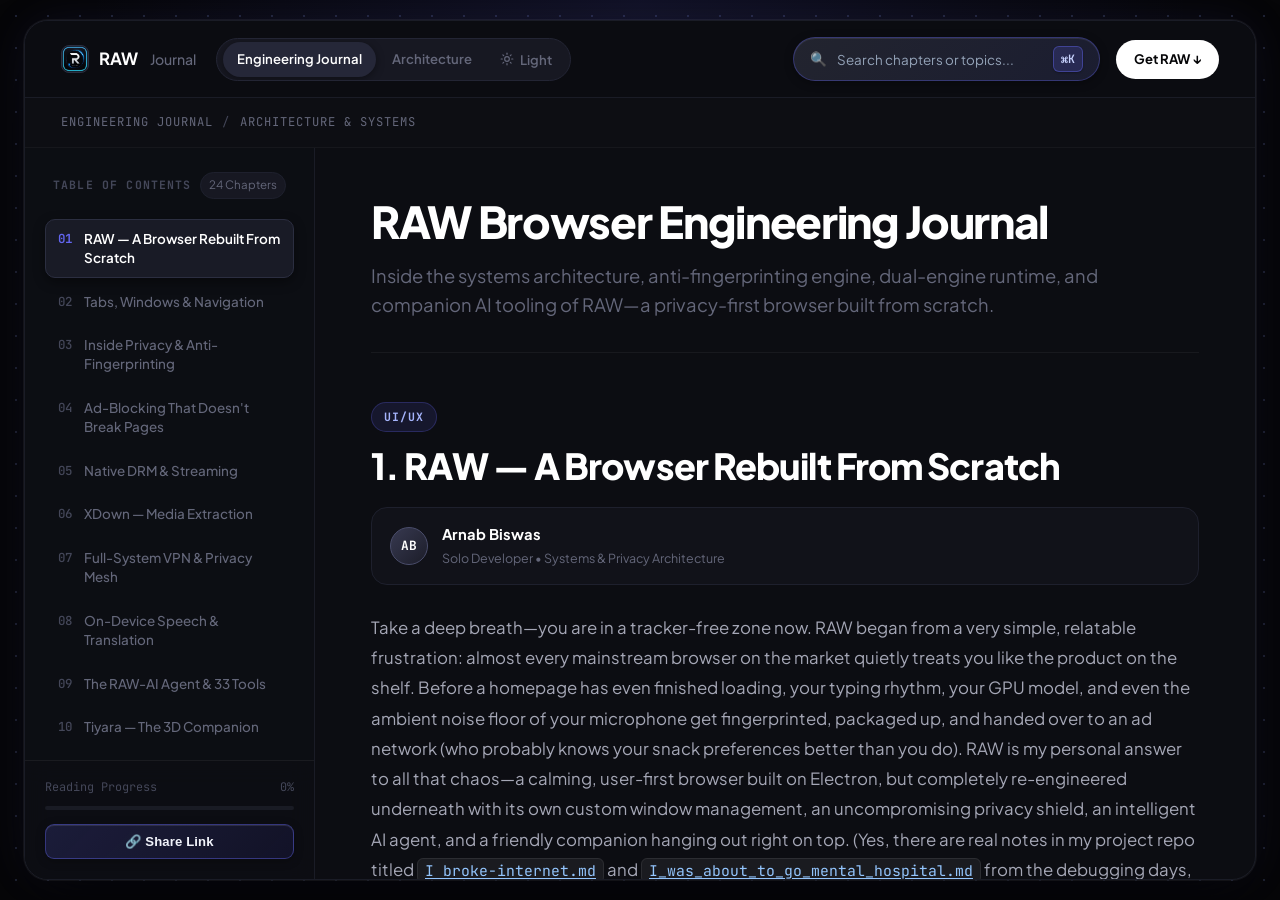
<file: index.html>
<!DOCTYPE html>
<html lang="en">

<head>
    <meta charset="UTF-8">
    <meta name="viewport" content="width=device-width, initial-scale=1.0">

    <title>RAW Browser Engineering Journal | Privacy, AI & Development</title>
    <meta name="description"
        content="Technical articles on building RAW, a privacy-first browser with anti-fingerprinting, ad blocking, AI agents, VPN tools, secure local features, and Electron architecture.">
    <meta name="robots" content="index, follow, max-image-preview:large">
    <meta name="author" content="Arnab Biswas">
    <meta name="theme-color" content="#09090b">

    <link rel="canonical" href="https://blogs.raw.covelly.com/">
    <link rel="sitemap" type="application/xml" title="Sitemap" href="/sitemap.xml">
    <link rel="icon" type="image/png" href="assets/RAW.png">
    <link rel="stylesheet" href="raw-blogs-css.css">

    <!-- Social sharing previews -->
    <meta property="og:type" content="website">
    <meta property="og:site_name" content="RAW Engineering Journal">
    <meta property="og:title" content="RAW Browser Engineering Journal | Privacy, AI & Development">
    <meta property="og:description"
        content="Technical articles on RAW browser privacy, AI tools, and custom browser architecture.">
    <meta property="og:url" content="https://blogs.raw.covelly.com/">
    <meta property="og:image" content="https://blogs.raw.covelly.com/assets/RAW.png">
    <meta property="og:image:alt" content="RAW Browser logo">

    <meta name="twitter:card" content="summary_large_image">
    <meta name="twitter:title" content="RAW Browser Engineering Journal">
    <meta name="twitter:description"
        content="Technical articles on RAW browser privacy, AI tools, and custom browser architecture.">
    <meta name="twitter:image" content="https://blogs.raw.covelly.com/assets/RAW.png">

    <!-- Search-engine structured data -->
    <script type="application/ld+json">
    {
        "@context": "https://schema.org",
        "@type": "Blog",
        "name": "RAW Engineering Journal",
        "url": "https://blogs.raw.covelly.com/",
        "description": "Technical articles about RAW browser engineering, privacy systems, AI tools, and browser architecture.",
        "inLanguage": "en",
        "author": {
            "@type": "Person",
            "name": "Arnab Biswas"
        },
        "publisher": {
            "@type": "Organization",
            "name": "RAW",
            "url": "https://blogs.raw.covelly.com/"
        }
    }
    </script>

    <!-- Clean visible URL: /index.html → / -->
    <script>
        try {
            if (
                window.location.protocol.startsWith("http") &&
                window.location.pathname.endsWith("/index.html")
            ) {
                const cleanPath = window.location.pathname.replace(/\/index\.html$/, "/") || "/";
                window.history.replaceState(
                    null,
                    "",
                    cleanPath + window.location.search + window.location.hash
                );
            }
        } catch (error) {
            // URL cleanup must never interfere with page rendering.
        }
    </script>

    <!-- Google Analytics (GA4) -->
    <script async src="https://www.googletagmanager.com/gtag/js?id=G-QJZ552B525"></script>
    <script>
        window.dataLayer = window.dataLayer || [];

        function gtag() {
            dataLayer.push(arguments);
        }

        gtag("js", new Date());
        gtag("config", "G-QJZ552B525");
    </script>
</head>

<body>
    <div class="app-viewport-frame">
        <!-- Top Navigation Bar -->
        <nav class="app-navbar">
            <div class="nav-left">
                <div class="nav-brand-group">
                    <span class="brand-badge"><img src="assets/RAW.png" alt="RAW"></span>
                    <span class="brand-title">RAW</span>
                    <span class="brand-sub">Journal</span>
                </div>
                <div class="nav-pill-switcher">
                    <a href="#" class="active">Engineering Journal</a>
                    <a href="svgmap/RAW_MVP_Full_Map_Viewer.html">Architecture</a>
                    <button class="nav-theme-btn" id="theme-toggle-btn" type="button" aria-label="Light Mode"
                        title="Light Mode">
                        <!-- Sun SVG -->
                        <svg class="theme-svg sun-svg" viewBox="0 0 24 24" width="14" height="14" fill="none"
                            stroke="currentColor" stroke-width="2" stroke-linecap="round" stroke-linejoin="round">
                            <circle cx="12" cy="12" r="4"></circle>
                            <path d="M12 2v2"></path>
                            <path d="M12 20v2"></path>
                            <path d="m4.93 4.93 1.41 1.41"></path>
                            <path d="m17.66 17.66 1.41 1.41"></path>
                            <path d="M2 12h2"></path>
                            <path d="M20 12h2"></path>
                            <path d="m6.34 17.66-1.41 1.41"></path>
                            <path d="m19.07 4.93-1.41 1.41"></path>
                        </svg>
                        <span class="theme-btn-label">Light</span>
                    </button>
                </div>
            </div>
            <div class="nav-right">
                <div class="search-wrapper">
                    <div class="search-field-pill">
                        <span class="search-icon">🔍</span>
                        <input type="text" id="entry-search-input" placeholder="Search chapters or topics..."
                            autocomplete="off" spellcheck="false">
                        <button id="search-clear-btn" class="search-clear-btn" style="display:none;"
                            title="Clear search" type="button">✕</button>
                        <span class="kbd-shortcut">⌘K</span>
                    </div>
                    <div id="search-results-dropdown" class="search-results-dropdown" style="display: none;"></div>
                </div>
                <a href="get-app.html" class="btn-cta-get">Get RAW &darr;</a>
            </div>
        </nav>

        <!-- Sub-header metadata bar -->
        <div class="sub-nav-bar">
            <div class="breadcrumb-label">
                <span>ENGINEERING JOURNAL</span>
                <span class="divider">/</span>
                <span>ARCHITECTURE & SYSTEMS</span>
            </div>
        </div>

        <!-- Main Content Area -->
        <div class="app-content-body">
            <!-- Left Sticky Table of Contents -->
            <aside class="sidebar-toc" id="toc">
                <div class="toc-top-section">
                    <div class="toc-header-row">
                        <span class="toc-eyebrow">TABLE OF CONTENTS</span>
                        <span class="toc-chapter-badge" id="toc-count-badge">24 Chapters</span>
                    </div>
                    <ol class="toc-items-list" id="toc-list">
                        <li><a href="#entry-ui-overview"><span class="toc-num">01</span> <span>RAW — A Browser Rebuilt
                                    From Scratch</span></a></li>
                        <li><a href="#entry-tabs-navigation"><span class="toc-num">02</span> <span>Tabs, Windows &
                                    Navigation</span></a></li>
                        <li><a href="#entry-privacy-engine"><span class="toc-num">03</span> <span>Inside Privacy &
                                    Anti-Fingerprinting</span></a></li>
                        <li><a href="#entry-ad-blocking"><span class="toc-num">04</span> <span>Ad-Blocking That Doesn't
                                    Break Pages</span></a></li>
                        <li><a href="#entry-native-drm"><span class="toc-num">05</span> <span>Native DRM &
                                    Streaming</span></a></li>
                        <li><a href="#entry-xdown"><span class="toc-num">06</span> <span>XDown — Media
                                    Extraction</span></a></li>
                        <li><a href="#entry-vpn"><span class="toc-num">07</span> <span>Full-System VPN & Privacy
                                    Mesh</span></a></li>
                        <li><a href="#entry-speech-translation"><span class="toc-num">08</span> <span>On-Device Speech &
                                    Translation</span></a></li>
                        <li><a href="#entry-ai-agent"><span class="toc-num">09</span> <span>The RAW-AI Agent & 33
                                    Tools</span></a></li>
                        <li><a href="#entry-tiyara"><span class="toc-num">10</span> <span>Tiyara — The 3D
                                    Companion</span></a></li>
                        <li><a href="#entry-live-voice"><span class="toc-num">11</span> <span>Gemini Live Voice
                                    Mode</span></a></li>
                        <li><a href="#entry-pwa-packaging"><span class="toc-num">12</span> <span>Turning Any Site Into a
                                    Native App</span></a></li>
                        <li><a href="#entry-chat"><span class="toc-num">13</span> <span>Chat — Conversational
                                    AI</span></a></li>
                        <li><a href="#entry-localdrive"><span class="toc-num">14</span> <span>LocalDrive — Local File
                                    Sharing</span></a></li>
                        <li><a href="#entry-vpnextender"><span class="toc-num">15</span> <span>VPNExtender — Mobile
                                    Tethering</span></a></li>
                        <li><a href="#entry-vrmposeeditor"><span class="toc-num">16</span> <span>VRMPoseEditor — Posing
                                    Tiyara</span></a></li>
                        <li><a href="#entry-ctf"><span class="toc-num">17</span> <span>CTF Security Dashboard</span></a>
                        </li>
                        <li><a href="#entry-ailogs"><span class="toc-num">18</span> <span>AILogs Inspector</span></a>
                        </li>
                        <li><a href="#entry-aifiles"><span class="toc-num">19</span> <span>AIFiles Manager</span></a>
                        </li>
                        <li><a href="#entry-morsecode"><span class="toc-num">20</span> <span>MorseCode</span></a></li>
                        <li><a href="#entry-crashlogs"><span class="toc-num">21</span> <span>CrashLogs
                                    Diagnostics</span></a></li>
                        <li><a href="#entry-engine-swap"><span class="toc-num">22</span> <span>Live Hot Engine Swap
                                    (Blink ⇄ WebKit)</span></a></li>
                        <li><a href="#entry-lock-domain"><span class="toc-num">23</span> <span>Lock Domain &amp; Tab
                                    Containment</span></a></li>
                        <li><a href="#entry-mcp"><span class="toc-num">24</span> <span>Model Context Protocol (MCP)</span></a></li>
                    </ol>
                </div>

                <div class="sidebar-footer">
                    <div class="reading-progress-wrap">
                        <div class="progress-labels">
                            <span>Reading Progress</span>
                            <span id="progress-pct">0%</span>
                        </div>
                        <div class="progress-track">
                            <div class="progress-fill" id="progress-fill"></div>
                        </div>
                    </div>
                    <div class="sidebar-actions">
                        <button class="btn-sidebar-tool" id="btn-copy-link" title="Copy shareable link">🔗 Share
                            Link</button>
                    </div>
                </div>
            </aside>

            <!-- Long-scroll article: every post lives here as its own entry, one after another -->
            <main class="article-stage" id="entries">

                <div id="no-search-results" class="no-search-results" style="display: none;">
                    <div class="empty-icon">🔍</div>
                    <h3>No matching chapters found</h3>
                    <p>No content matches your query. Try searching for topics like "vpn", "tiyara", "privacy", "drm",
                        or "tools".</p>
                    <button id="btn-clear-empty" class="btn-sidebar-tool"
                        style="max-width: 160px; margin-top: 16px;">Clear Search</button>
                </div>

                <header class="hero">
                    <h1>RAW Browser Engineering Journal</h1>
                    <p>Inside the systems architecture, anti-fingerprinting engine, dual-engine runtime, and companion
                        AI tooling of RAW—a privacy-first browser built from scratch.</p>
                </header>

                <article class="entry" id="entry-ui-overview" data-filter="ui-ux">
                    <header class="entry-header">
                        <span class="blog-tag">UI/UX</span>
                        <h2>1. RAW — A Browser Rebuilt From Scratch</h2>
                        <div class="author-meta-row">
                            <div class="author-left">
                                <div class="author-avatar-chip">AB</div>
                                <div class="author-info-text">
                                    <div class="author-name">Arnab Biswas</div>
                                    <div class="author-role">Solo Developer • Systems & Privacy Architecture</div>
                                </div>
                            </div>

                        </div>
                    </header>

                    <div class="entry-body">
                        <p>Take a deep breath—you are in a tracker-free zone now. RAW began from a very simple,
                            relatable
                            frustration: almost every mainstream browser on the market quietly treats you like the
                            product
                            on the shelf. Before a homepage has even finished loading, your typing rhythm, your GPU
                            model, and even the ambient noise floor of your microphone get fingerprinted, packaged up,
                            and
                            handed over to an ad network (who probably knows your snack preferences better than you
                            do). RAW is my personal answer to all that chaos—a calming, user-first browser built on
                            Electron, but completely re-engineered underneath with its own custom window management, an
                            uncompromising privacy shield, an intelligent AI agent, and a friendly companion hanging out
                            right on top. (Yes, there are real notes in my project repo titled
                            <code><a href="assets/i-broke-internet.html" target="_blank" rel="noopener noreferrer">I broke-internet.md</a></code>
                            and
                            <code><a href="assets/i-was-about-to-go-mental-hospital.html" target="_blank" rel="noopener noreferrer">I_was_about_to_go_mental_hospital.md</a></code>
                            from the
                            debugging days, so I suffered so you don't have to.)
                        </p>


                        <p>When you first open it, RAW feels like coming home to a browser you already know and
                            love—your
                            tabs sit neatly up top, right alongside a clean address bar and the classic back, forward,
                            and
                            reload trio. The real magic reveals itself the moment you start playing around with it:
                            you can effortlessly tear tabs off into brand-new windows, drag and reorder them with
                            buttery-smooth animations, mute noisy tabs individually, duplicate them in a heartbeat, and
                            even
                            bring back twenty accidentally closed tabs in the exact order you lost them. Every
                            single detail—URL, title, favicon, loading state, and whether a tab is currently blasting
                            music—is tracked per-tab in real time, meaning the UI never has to play a guessing game
                            about
                            what is happening beneath the surface.</p>
                        <p>Floating gently above your workspace is <strong>Tiyara</strong>, a 3D avatar companion who
                            lives
                            in her own transparent, always-on-top window and keeps you company while you browse.
                            She lip-syncs to voice responses, dances along to whatever music you're playing, and
                            gestures
                            expressively while the AI agent is busy working on a task. Far from being a sticker
                            slapped on top for show, she is wired directly into the exact same tool-calling pipeline
                            that
                            the AI agent uses to pilot the browser itself.</p>
                        <p>Grab a snack and scroll at your own pace: the rest of this page walks through every single
                            system
                            that makes RAW tick—from the navigation layer, anti-fingerprinting engine, and page-friendly
                            ad
                            blocker to native DRM streaming, the built-in media downloader, the full-system VPN,
                            on-device
                            speech and translation, the 33-tool AI agent, Tiyara herself, and the handy utility suite
                            tucked
                            underneath. Every section includes its own screen recording so you can kick back and
                            watch it all work in action, rather than just taking my word for it.</p>
                    </div>
                </article>

                <hr class="entry-divider">

                <article class="entry" id="entry-tabs-navigation" data-filter="tech-deep-dive">
                    <header class="entry-header">
                        <span class="blog-tag">Tech Deep-Dive</span>
                        <h2>2. Tabs, Windows & Navigation</h2>
                        <div class="author-meta-row">
                            <div class="author-left">
                                <div class="author-avatar-chip">AB</div>
                                <div class="author-info-text">
                                    <div class="author-name">Arnab Biswas</div>
                                    <div class="author-role">Solo Developer • Systems & Privacy Architecture</div>
                                </div>
                            </div>

                        </div>
                    </header>

                    <div class="entry-body">
                        <p>Tab management sounds like the most relaxing weekend project in the world—right up until you
                            actually try building it from scratch. While Chrome has had well over a decade to
                            polish its tabs, RAW's tab architecture had to be crafted from the ground up on top of
                            Electron's <code>WebContentsView</code>, and it needed to go beyond standard expectations
                            with
                            full cross-window tab migration, per-tab audio isolation, and a closed-tab memory stack that
                            actually respects chronology.</p>
                        <ul>
                            <li><strong>Mindful state tracking</strong> — Creating, closing, and hopping between tabs is
                                orchestrated by a dedicated window manager that quietly watches every tab's URL, title,
                                favicon, load progress, back/forward history, and whether it is currently making a
                                racket.</li>
                            <li><strong>Forgiving tab recovery</strong> — Accidentally closing a tab during a late-night
                                research spiral isn't a tragedy here; the last 20 closed tabs are safely held on a
                                per-window stack so hitting "reopen closed tab" brings them back in the exact order they
                                left.</li>
                            <li><strong>Seamless window hopping</strong> — You can pluck a tab right out of one window
                                and
                                drop it cozily into another, which under the hood means detaching and re-adopting a live
                                <code>WebContentsView</code> mid-session without causing a single hiccup in whatever
                                video
                                is playing inside it.
                            </li>
                            <li><strong>Popup peace of mind</strong> — Annoying popups don't get to litter your screen
                                with
                                chaotic new windows; a smart window-open handler catches them at the door and tucks them
                                neatly into contained tabs instead.</li>
                            <li><strong>Secure internal routing & domain locks</strong> — Beyond everyday web surfing,
                                RAW
                                uses a custom internal <code>app://</code> protocol to serve its own UI pages (like
                                settings, tools, and history) in complete isolation from the open web, paired with an
                                enterprise-grade domain lock that can strictly limit browsing to approved origins
                                whenever
                                you need guardrails.</li>
                        </ul>
                        <p>Even printing and saving PDFs got the same loving attention to detail: a live print preview
                            modal
                            renders your page on the spot, crafts a crisp, lossless PDF using Chromium's native engine,
                            or
                            sends it straight to a physical printer without ever making you leave your cosy browser
                            window.</p>
                    </div>

                    <div class="entry-media">
                        <iframe src="https://www.youtube.com/embed/Di9xyprpaOA" title="Tabs, Windows & Navigation — RAW"
                            frameborder="0"
                            allow="accelerometer; autoplay; clipboard-write; encrypted-media; gyroscope; picture-in-picture; web-share"
                            referrerpolicy="strict-origin-when-cross-origin" allowfullscreen loading="lazy"></iframe>
                    </div>
                </article>

                <hr class="entry-divider">

                <article class="entry" id="entry-privacy-engine" data-filter="tech-deep-dive">
                    <header class="entry-header">
                        <span class="blog-tag">Tech Deep-Dive</span>
                        <h2>3. Inside the Privacy & Anti-Fingerprinting Engine</h2>
                        <div class="author-meta-row">
                            <div class="author-left">
                                <div class="author-avatar-chip">AB</div>
                                <div class="author-info-text">
                                    <div class="author-name">Arnab Biswas</div>
                                    <div class="author-role">Solo Developer • Systems & Privacy Architecture</div>
                                </div>
                            </div>

                        </div>
                    </header>

                    <div class="entry-body">
                        <p>If RAW has a protective older sibling energy, this engine is where it lives. Most
                            "private" browsers block third-party cookies, pat themselves on the back, and call it a
                            day—even
                            though cookies are the least clever way trackers follow you around anymore. The
                            sneakiest tracking happens by inspecting your actual hardware: how your specific GPU draws a
                            hidden canvas, the microscopic quirks of your audio stack, and how many CPU threads your
                            machine
                            brags about having. RAW steps right in front of all of that so you can browse in
                            peace.</p>
                        <ul>
                            <li><strong>Fail-closed partitioning</strong> — RAW flatly refuses to let any traffic wander
                                through Electron's default session partition, routing everything instead through two
                                strictly isolated, purpose-built partitions so accidental default-session leaks are
                                impossible.</li>
                            <li><strong>Canvas noise injection</strong> — Every time a script calls
                                <code>getImageData()</code>, RAW stirs in a tiny, invisible pinch of mathematical noise
                                so
                                your canvas fingerprint looks different every session while keeping the visual page
                                looking
                                completely normal to your eyes.
                            </li>
                            <li><strong>WebGL disguise kit</strong> — Your GPU vendor strings, renderer names, and
                                shader
                                parameters are dynamically masked, preventing nosy scripts from recognizing your
                                computer by
                                its graphics card.</li>
                            <li><strong>Audio fingerprint masking</strong> — Output from <code>AudioContext</code>
                                receives
                                the same imperceptible mathematical seasoning, shutting the door on acoustic device
                                profiling without changing how your music sounds.</li>
                            <li><strong>Hardware concurrency spoofing</strong> — I made RAW politely fib about
                                <code>navigator.hardwareConcurrency</code> so trackers can't use your CPU thread count
                                to
                                pick you out of a crowd.
                            </li>
                            <li><strong>Session-seeded consistency</strong> — All of this protective noise is generated
                                from
                                a seed that stays steady for your current session (so web apps don't get confused and
                                break
                                mid-click) but refreshes between sessions so nobody can link today's visit to
                                tomorrow's.</li>
                        </ul>
                        <p>To make sure no sneaky script slips through a side door, RAW automatically attaches the
                            Chrome
                            DevTools Protocol debugger to every single tab, subframe, and background worker—meaning even
                            nested iframes that think nobody is watching get the exact same privacy rules applied.
                            Plus, there is a completely separate sandbox partition set aside just for security testing,
                            ensuring your experimental tinkering never touches your personal browsing life.</p>
                    </div>

                    <div class="entry-media">
                        <iframe src="https://www.youtube.com/embed/Zh0h1P63fsk"
                            title="Inside the Privacy & Anti-Fingerprinting Engine — RAW" frameborder="0"
                            allow="accelerometer; autoplay; clipboard-write; encrypted-media; gyroscope; picture-in-picture; web-share"
                            referrerpolicy="strict-origin-when-cross-origin" allowfullscreen loading="lazy"></iframe>
                    </div>
                </article>

                <hr class="entry-divider">

                <article class="entry" id="entry-ad-blocking" data-filter="tech-deep-dive">
                    <header class="entry-header">
                        <span class="blog-tag">Tech Deep-Dive</span>
                        <h2>4. Ad-Blocking That Doesn't Break Pages</h2>
                        <div class="author-meta-row">
                            <div class="author-left">
                                <div class="author-avatar-chip">AB</div>
                                <div class="author-info-text">
                                    <div class="author-name">Arnab Biswas</div>
                                    <div class="author-role">Solo Developer • Systems & Privacy Architecture</div>
                                </div>
                            </div>

                        </div>
                    </header>

                    <div class="entry-body">
                        <p>Modern ad blocking is basically a never-ending game of cat and mouse: the moment blockers get
                            good, websites start setting up "honeypot" traps just to catch you and throw up a giant
                            guilt-trip banner asking you to turn your blocker off. RAW's ad-blocking layer was
                            designed to outsmart the traps quietly so you can just read your article in peace.</p>
                        <ul>
                            <li><strong>Heavy-duty multi-list filtering</strong> — A high-speed filtering engine comes
                                pre-loaded with EasyList, EasyPrivacy, and uBlock-style filter lists working together,
                                so if
                                one list misses an annoying banner, another catches it.</li>
                            <li><strong>Instant per-domain whitelisting</strong> — When you want to support a creator or
                                site you genuinely trust, you can exempt their domain with a click and have it sync
                                instantly across every rendering surface with zero awkward delay.</li>
                            <li><strong>Polite stealth probe evasion</strong> — Instead of slamming the door in the face
                                of
                                known anti-adblock honeypot domains (which tips off the website), RAW intercepts them
                                and
                                hands back a harmless, invisible transparent pixel via its internal protocol—leaving the
                                trap completely satisfied while your page stays unbroken and ad-free.</li>
                            <li><strong>FadBlock for video sanity</strong> — For those stubborn YouTube ads that try to
                                sneak past traditional filters, FadBlock steps in to fast-forward the ad playback and
                                click
                                the skip button the millisecond it materializes, saving you from hearing about another
                                productivity app you'll never download.</li>
                        </ul>
                    </div>

                    <div class="entry-media">
                        <iframe src="https://www.youtube.com/embed/n6nAGrrGY3I"
                            title="Ad-Blocking That Doesn't Break Pages — RAW" frameborder="0"
                            allow="accelerometer; autoplay; clipboard-write; encrypted-media; gyroscope; picture-in-picture; web-share"
                            referrerpolicy="strict-origin-when-cross-origin" allowfullscreen loading="lazy"></iframe>
                    </div>
                </article>

                <hr class="entry-divider">

                <article class="entry" id="entry-native-drm" data-filter="tech-deep-dive">
                    <header class="entry-header">
                        <span class="blog-tag">Tech Deep-Dive</span>
                        <h2>5. Native DRM & Streaming Acceleration</h2>
                        <div class="author-meta-row">
                            <div class="author-left">
                                <div class="author-avatar-chip">AB</div>
                                <div class="author-info-text">
                                    <div class="author-name">Arnab Biswas</div>
                                    <div class="author-role">Solo Developer • Systems & Privacy Architecture</div>
                                </div>
                            </div>

                        </div>
                    </header>

                    <div class="entry-body">
                        <p>Here is a dirty little secret of indie browser development: out-of-the-box Electron Chromium
                            builds don't have the licensing handshakes to speak Widevine or FairPlay like mainstream
                            browsers do. Usually, that means the moment you try to unwind with Netflix, Spotify,
                            Hulu, or Prime Video, the site either refuses to play altogether or passive-aggressively
                            serves
                            you a blurry potato-quality stream from 2006.</p>
                        <p>RAW fixes this headache with a bit of clever engineering magic: the moment it detects a
                            protected
                            streaming service, a lightweight native addon seamlessly mounts a real macOS WebKit view
                            right
                            on top of the Electron window for that specific tab. Because that layer is running
                            genuine Safari-grade DRM under the hood, you get full hardware-accelerated Widevine and
                            FairPlay
                            decryption effortlessly. Even better, session cookies sync both ways between Electron's
                            store and the native cookie store, and the overlay follows every window resize, move, and
                            tab
                            switch so smoothly that you'll never even notice a second rendering engine stepped in to
                            save
                            your movie night.</p>
                    </div>

                    <div class="entry-media">
                        <iframe src="https://www.youtube.com/embed/pUKlYzauf4A"
                            title="Native DRM & Streaming Acceleration — RAW" frameborder="0"
                            allow="accelerometer; autoplay; clipboard-write; encrypted-media; gyroscope; picture-in-picture; web-share"
                            referrerpolicy="strict-origin-when-cross-origin" allowfullscreen loading="lazy"></iframe>
                    </div>
                </article>

                <hr class="entry-divider">

                <article class="entry" id="entry-xdown" data-filter="tech-deep-dive">
                    <header class="entry-header">
                        <span class="blog-tag">Tech Deep-Dive</span>
                        <h2>6. XDown — The Built-In Media Downloader</h2>
                        <div class="author-meta-row">
                            <div class="author-left">
                                <div class="author-avatar-chip">AB</div>
                                <div class="author-info-text">
                                    <div class="author-name">Arnab Biswas</div>
                                    <div class="author-role">Solo Developer • Systems & Privacy Architecture</div>
                                </div>
                            </div>

                        </div>
                    </header>

                    <div class="entry-body">
                        <p>You've probably been there—trying to save a video for an offline flight and ending up on a
                            sketchy
                            "Free Video Downloader" website covered inseventeen fake green download buttons. To save you
                            from that fate, RAW includes <strong>XDown</strong>, its own built-in media extraction
                            engine
                            that hums along quietly in a dedicated background process (complete with its own bundled
                            <code>ffmpeg</code> and <code>yt-dlp</code> binaries) so your browsing never slows down and
                            you
                            never have to install extra command-line tools.
                        </p>
                        <ul>
                            <li><strong>One-click stream grabber</strong> — Just click once on a tab playing media and
                                XDown
                                automatically spots the active stream and hands it over to the extraction engine—no more
                                hunting through network tabs or copy-pasting URLs.</li>
                            <li><strong>Resilient HLS chunk wrangling</strong> — Segmented HLS streams are cared for by
                                a
                                dedicated session manager that tracks every piece, politely retries any segment that
                                stumbles, and stitches the final video together seamlessly.</li>
                            <li><strong>Clean in-memory caching</strong> — Streams flow through a speedy in-memory LRU
                                cache
                                rather than cluttering your hard drive with half-baked temporary scratch files.
                            </li>
                            <li><strong>Built-in clip studio</strong> — Want just a 30-second snippet or only the audio
                                track? A friendly clip extractor UI lets you trim exact timestamps, choose your
                                resolution,
                                or pull pure audio before the file even lands in your downloads folder.</li>
                        </ul>
                    </div>

                    <div class="entry-media">
                        <iframe src="https://www.youtube.com/embed/0nbgRHAeGVw"
                            title="XDown — The Built-In Media Downloader — RAW" frameborder="0"
                            allow="accelerometer; autoplay; clipboard-write; encrypted-media; gyroscope; picture-in-picture; web-share"
                            referrerpolicy="strict-origin-when-cross-origin" allowfullscreen loading="lazy"></iframe>
                    </div>
                </article>

                <hr class="entry-divider">

                <article class="entry" id="entry-vpn" data-filter="tech-deep-dive">
                    <header class="entry-header">
                        <span class="blog-tag">Tech Deep-Dive</span>
                        <h2>7. The Full-System VPN & Privacy Network</h2>
                        <div class="author-meta-row">
                            <div class="author-left">
                                <div class="author-avatar-chip">AB</div>
                                <div class="author-info-text">
                                    <div class="author-name">Arnab Biswas</div>
                                    <div class="author-role">Solo Developer • Systems & Privacy Architecture</div>
                                </div>
                            </div>

                        </div>
                    </header>

                    <div class="entry-body">
                        <p>When other browsers brag about a "built-in VPN," they usually mean a glorified browser proxy
                            that
                            leaves the rest of your computer out in the cold. RAW goes all the way with a true VPN
                            layer powered by the VLESS + REALITY protocol over Xray Core, which cleverly disguises your
                            VPN
                            handshake as everyday TLS web traffic so deep packet inspection can't tell the difference.
                            Everything runs locally on your machine and can protect either just your browser or your
                            entire operating system at the flip of a switch.</p>
                        <ul>
                            <li><strong>Batteries included</strong> — Native multi-architecture binaries for both the
                                proxy
                                core and tunneling layer come bundled right inside the app, complete with full routing
                                tables and geo-data sets.</li>
                            <li><strong>Share the umbrella with mobile tethering</strong> — Any phone on your Wi-Fi can
                                hop
                                into your desktop's encrypted VPN tunnel just by scanning a QR code—zero tedious typing
                                of
                                server keys required.</li>
                            <li><strong>No-nonsense kill switches</strong> — While the full-system VPN is on duty, IPv6
                                is
                                automatically switched off system-wide and WebRTC is strictly locked down so your real
                                local
                                IP never slips out by accident.</li>
                            <li><strong>Server-side ad blackholing</strong> — Known ad and tracker domains get dropped
                                into
                                a black hole right at the VPN layer, stopping junk packets before they even knock on
                                your
                                device's door.</li>
                            <li><strong>Graceful network recovery</strong> — A multi-tier network interface detector
                                makes
                                sure that when you disconnect, your system's proxy settings are restored cleanly every
                                single time—never leaving your Wi-Fi confused and pointing at a closed tunnel.</li>
                        </ul>
                    </div>

                    <div class="entry-media">
                        <iframe src="https://www.youtube.com/embed/MK64RCJ7EP8"
                            title="The Full-System VPN & Privacy Network — RAW" frameborder="0"
                            allow="accelerometer; autoplay; clipboard-write; encrypted-media; gyroscope; picture-in-picture; web-share"
                            referrerpolicy="strict-origin-when-cross-origin" allowfullscreen loading="lazy"></iframe>
                    </div>
                </article>

                <hr class="entry-divider">

                <article class="entry" id="entry-speech-translation" data-filter="tech-deep-dive">
                    <header class="entry-header">
                        <span class="blog-tag">Tech Deep-Dive</span>
                        <h2>8. On-Device Speech, Audio & Translation</h2>
                        <div class="author-meta-row">
                            <div class="author-left">
                                <div class="author-avatar-chip">AB</div>
                                <div class="author-info-text">
                                    <div class="author-name">Arnab Biswas</div>
                                    <div class="author-role">Solo Developer • Systems & Privacy Architecture</div>
                                </div>
                            </div>

                        </div>
                    </header>

                    <div class="entry-body">
                        <p>Sending your voice recordings or private reading material to somebody else's cloud server
                            just to
                            transcribe or translate a sentence kind of ruins the whole "privacy-first browser" vibe.
                            That's why RAW keeps speech, audio tuning, and translation right on your own hardware
                            wherever possible—fast, offline, and between you and your Mac.</p>
                        <ul>
                            <li><strong>Whisper-quiet local speech-to-text</strong> — Voice transcription runs on a
                                standalone Whisper engine with zero external dependencies, custom-tuned for Apple
                                Silicon's
                                Metal GPU (from M1 all the way through M4 chips) so it transcribes as fast as you can
                                talk.</li>
                            <li><strong>Warm, human text-to-speech</strong> — Instead of sounding like a 1990s GPS
                                navigator, RAW uses a custom Kokoro-based neural synthesis engine paired with a
                                dedicated
                                English phonemizer for natural rhythm, warmth, and pronunciation.</li>
                            <li><strong>Studio-grade 14-band parametric equalizer</strong> — Whether you're listening to
                                lo-fi beats or a lecture, built-in presets (Bass+, Acoustic, Vocal, Electronic, Rock,
                                and
                                more—born alongside my hardware-tinkering experiments like
                                <code>EQ-C++/esp3q.ino</code>) sculpt your system-wide audio, not just what's
                                playing in a tab.
                            </li>
                            <li><strong>Zero-latency offline translation</strong> — Powered by Apple Intelligence's
                                on-device neural engine, RAW translates entire web pages offline in real time—swapping
                                out
                                live DOM text (right down to tiny tooltips and ARIA accessibility labels) and even
                                intercepting JSON API responses mid-flight so dynamic content arrives already speaking
                                your
                                language.</li>
                        </ul>
                    </div>

                    <div class="entry-media">
                        <iframe src="https://www.youtube.com/embed/0B0JDhpjXx8"
                            title="On-Device Speech, Audio & Translation — RAW" frameborder="0"
                            allow="accelerometer; autoplay; clipboard-write; encrypted-media; gyroscope; picture-in-picture; web-share"
                            referrerpolicy="strict-origin-when-cross-origin" allowfullscreen loading="lazy"></iframe>
                    </div>
                </article>

                <hr class="entry-divider">

                <article class="entry" id="entry-ai-agent" data-filter="tech-deep-dive">
                    <header class="entry-header">
                        <span class="blog-tag">Tech Deep-Dive</span>
                        <h2>9. The RAW-AI Agent & Its 33 Tools</h2>
                        <div class="author-meta-row">
                            <div class="author-left">
                                <div class="author-avatar-chip">AB</div>
                                <div class="author-info-text">
                                    <div class="author-name">Arnab Biswas</div>
                                    <div class="author-role">Solo Developer • Systems & Privacy Architecture</div>
                                </div>
                            </div>

                        </div>
                    </header>

                    <div class="entry-body">
                        <p>Here is where RAW transforms from a cosy, well-armoured browser into an active co-pilot that
                            can
                            actually take the wheel when you're tired of clicking. Mapped out in detail across my
                            architecture blueprints (<code>RAW_AI_Architecture.svg</code>,
                            <code>RAW_AI_Logic_Flow.mmd</code>, and <code>RAW_AI_Tools_Map.svg</code>), the AI
                            orchestrator smoothly routes your requests between local Ollama models and cloud
                            models—automatically falling back without a fuss if a cloud quota gets full, and streaming
                            answers via ultra-fast NDJSON straight from local models whenever that's the quicker route.
                        </p>
                        <p>Instead of just chatting from the sidelines, the agent has 33 hands-on tools organized into
                            five
                            practical toolkits:</p>
                        <ul>
                            <li><strong>Full browser automation</strong> — It can list, open, close, switch, navigate,
                                duplicate, or restore tabs; click buttons and fill out forms by accessibility ID;
                                scroll,
                                search inside pages, pop open DevTools, or execute raw JavaScript directly inside the
                                page
                                context while you sip your tea.</li>
                            <li><strong>Visual & multimodal perception</strong> — It can snap gated screenshots, render
                                a
                                whole page into a PDF stamped with numbered badges over every clickable element for
                                pinpoint
                                visual targeting, or run a reverse image search straight from a local file.</li>
                            <li><strong>On-demand translation</strong> — Ask it to translate a highlighted paragraph or
                                an
                                entire foreign webpage and it handles it on the spot.</li>
                            <li><strong>Interactive canvas & code validation</strong> — It can summon pre-built UI
                                widgets
                                (clocks, live weather cards, study flashcards, interactive quizzes), load structured
                                skill
                                runbooks, and pre-validate math, 3D graphs, molecular structures, or Desmos-style code
                                against dedicated rendering engines before showing it to you so you never get a broken
                                chart.</li>
                            <li><strong>Audio, weather & 3D companion controls</strong> — It can flip your EQ audio
                                presets,
                                check the local forecast, or choreograph Tiyara's animations and poses right from the
                                middle
                                of your conversation.</li>
                        </ul>
                        <p>For complete peace of mind, every multi-turn session is recorded with tamper-proof
                            HMAC-SHA256
                            signed audit logs that track token usage and cost per turn—and a multi-tier abort button
                            lets
                            you stop the agent (and any background sub-agents) mid-thought if you ever change your
                            mind.</p>
                    </div>

                    <div class="entry-media">
                        <iframe src="https://www.youtube.com/embed/Xq8Yp90TE2I"
                            title="The RAW-AI Agent & Its 33 Tools — RAW" frameborder="0"
                            allow="accelerometer; autoplay; clipboard-write; encrypted-media; gyroscope; picture-in-picture; web-share"
                            referrerpolicy="strict-origin-when-cross-origin" allowfullscreen loading="lazy"></iframe>
                    </div>
                </article>

                <hr class="entry-divider">

                <article class="entry" id="entry-tiyara" data-filter="demo">
                    <header class="entry-header">
                        <span class="blog-tag">Demo</span>
                        <h2>10. Tiyara — The 3D Companion</h2>
                        <div class="author-meta-row">
                            <div class="author-left">
                                <div class="author-avatar-chip">AB</div>
                                <div class="author-info-text">
                                    <div class="author-name">Arnab Biswas</div>
                                    <div class="author-role">Solo Developer • Systems & Privacy Architecture</div>
                                </div>
                            </div>

                        </div>
                    </header>

                    <div class="entry-body">
                        <p>Coding or researching at 2 AM is a lot less lonely when someone is cheering you on.
                            <strong>Tiyara</strong> hangs out in her own frameless, transparent, always-on-top window
                            that
                            loyally follows and anchors itself to whichever browser window you're currently using.
                            Underneath her friendly exterior is a hardware-accelerated Three.js WebGL stage complete
                            with
                            dynamic lighting, soft shadows, VRM bone rigs, cloth physics, and a custom
                            inverse-kinematics
                            solver that makes sure her arms and legs bend like a real person's instead of snapping like
                            a
                            wooden action figure.
                        </p>
                        <ul>
                            <li><strong>A wardrobe for every mood</strong> — She comes with a full closet of VRM avatar
                                outfits (Nerd, Anime, Kimono, Office, and Casual Outdoor) paired with a rich FBX
                                animation
                                library—so she can do backflips when your code compiles, dance hip hop or rumba, tap her
                                chin in deep thought, wave hello, or stroll around instead of being stuck in one boring
                                idle
                                loop.</li>
                            <li><strong>True real-time lip sync</strong> — Her mouth shapes are driven live off the
                                actual
                                incoming audio wave—whether she's speaking through local TTS or a live Gemini voice
                                stream,
                                nothing is pre-baked.</li>
                            <li><strong>She actually hears your music</strong> — By tapping into a live hardware audio
                                visualizer feed, Tiyara feels the real tempo and energy of whatever song is playing on
                                your
                                system and matches her dancing to the beat.</li>
                            <li><strong>Choreographed by the AI</strong> — Because the AI agent can emit inline control
                                tags
                                mid-sentence, asking it to "have Tiyara switch into her kimono and do a celebratory
                                wave"
                                happens naturally right in the middle of your chat.</li>
                        </ul>
                    </div>

                    <div class="entry-media">
                        <iframe src="https://www.youtube.com/embed/ZDmEl9frGGY" title="Tiyara — The 3D Companion — RAW"
                            frameborder="0"
                            allow="accelerometer; autoplay; clipboard-write; encrypted-media; gyroscope; picture-in-picture; web-share"
                            referrerpolicy="strict-origin-when-cross-origin" allowfullscreen loading="lazy"></iframe>
                    </div>
                </article>

                <hr class="entry-divider">

                <article class="entry" id="entry-live-voice" data-filter="demo">
                    <header class="entry-header">
                        <span class="blog-tag">Demo</span>
                        <h2>11. Gemini Live Voice Mode</h2>
                        <div class="author-meta-row">
                            <div class="author-left">
                                <div class="author-avatar-chip">AB</div>
                                <div class="author-info-text">
                                    <div class="author-name">Arnab Biswas</div>
                                    <div class="author-role">Solo Developer • Systems & Privacy Architecture</div>
                                </div>
                            </div>

                        </div>
                    </header>

                    <div class="entry-body">
                        <p>Sometimes your hands are busy holding a mug (or a cat) and you just want to talk things
                            through
                            out loud. Live Voice mode opens a direct, two-way WebSocket audio stream with Gemini's Live
                            API,
                            giving you natural, real-time spoken conversations without that awkward "record, wait,
                            transcribe, wait, reply" walkie-talkie delay. It connects straight to a streamlined
                            13-tool registry curated specifically for snappy voice control—letting you command Tiyara,
                            automate browser tabs, and kick off web research using nothing but your voice.</p>
                        <p>Because voice control is powerful, every single tool-execution request coming through that
                            socket
                            has to pass strict origin verification first, ensuring only the authorized browser view can
                            trigger actions and keeping any outside interference locked out. And if you ask a deep
                            research question that takes a minute to dig into, RAW spins up a background "deep thinker"
                            agent to do the heavy reading quietly while you and the voice assistant keep chatting—gently
                            handing you the findings once they're ready instead of leaving you sitting in awkward
                            silence.</p>
                    </div>

                    <div class="entry-media">
                        <iframe src="https://www.youtube.com/embed/Jc27eb9TUxc" title="Gemini Live Voice Mode — RAW"
                            frameborder="0"
                            allow="accelerometer; autoplay; clipboard-write; encrypted-media; gyroscope; picture-in-picture; web-share"
                            referrerpolicy="strict-origin-when-cross-origin" allowfullscreen loading="lazy"></iframe>
                    </div>
                </article>

                <hr class="entry-divider">

                <article class="entry" id="entry-pwa-packaging" data-filter="tech-deep-dive">
                    <header class="entry-header">
                        <span class="blog-tag">Tech Deep-Dive</span>
                        <h2>12. Turning Any Site Into a Native App</h2>
                        <div class="author-meta-row">
                            <div class="author-left">
                                <div class="author-avatar-chip">AB</div>
                                <div class="author-info-text">
                                    <div class="author-name">Arnab Biswas</div>
                                    <div class="author-role">Solo Developer • Systems & Privacy Architecture</div>
                                </div>
                            </div>

                        </div>
                    </header>

                    <div class="entry-body">
                        <p>Some websites deserve their own cosy home in your macOS Dock rather than getting buried
                            between
                            forty open tabs. RAW can wrap almost any website on the internet into a genuine,
                            standalone macOS <code>.app</code> bundle—not a glorified bookmark shortcut, but a real
                            native
                            application with its own window and Dock icon.</p>
                        <ul>
                            <li><strong>Automatic manifest harvesting</strong> — A smart manifest generator pulls the
                                site's
                                metadata, theme colours, and branding automatically so your new app looks like it was
                                custom-built for macOS.</li>
                            <li><strong>Crisp icon synthesis</strong> — Nobody wants a blurry 16×16 pixel favicon
                                stretched
                                to the size of a coaster, so RAW upscales and synthesizes site icons into proper
                                multi-resolution Apple <code>.icns</code> icon sets.</li>
                            <li><strong>Clean, sandboxed titlebars</strong> — Your packaged apps launch in isolated,
                                borderless windows complete with native macOS traffic-light buttons and discreet back,
                                forward, and reload controls tucked right into the titlebar.</li>
                            <li><strong>Centralized app registry</strong> — An internal registry keeps track of every
                                app's
                                bundle path, unique ID, and metadata, greeting you with a native macOS notification the
                                second your freshly minted app is ready to launch.</li>
                        </ul>
                    </div>
                </article>

                <hr class="entry-divider">

                <article class="entry" id="entry-chat" data-filter="demo">
                    <header class="entry-header">
                        <span class="blog-tag">Demo</span>
                        <h2>13. Chat — The Conversational AI Workspace</h2>
                        <div class="author-meta-row">
                            <div class="author-left">
                                <div class="author-avatar-chip">AB</div>
                                <div class="author-info-text">
                                    <div class="author-name">Arnab Biswas</div>
                                    <div class="author-role">Solo Developer • Systems & Privacy Architecture</div>
                                </div>
                            </div>

                        </div>
                    </header>

                    <div class="entry-body">
                        <p>When you don't need the AI agent clicking around your tabs and you just want a quiet,
                            distraction-free space to brainstorm or write code, <strong>Chat</strong> is your dedicated
                            sanctuary. Built for deep multi-turn conversations with crisp markdown rendering and
                            syntax-highlighted code blocks, it lets you hot-swap between Gemini, OpenRouter cloud
                            models, or
                            a 100% offline local Ollama model mid-conversation without ever losing the thread of what
                            you
                            were talking about.</p>
                        <p>Replies stream in smoothly token by token, and every single chat is saved locally on your
                            machine—so if you close the window to go touch grass and come back three days later, your
                            conversation picks up right where you left off without you having to re-explain a thing.</p>
                    </div>

                    <div class="entry-media">
                        <iframe src="https://www.youtube.com/embed/DsST30F7voQ"
                            title="Chat — The Conversational AI Workspace — RAW" frameborder="0"
                            allow="accelerometer; autoplay; clipboard-write; encrypted-media; gyroscope; picture-in-picture; web-share"
                            referrerpolicy="strict-origin-when-cross-origin" allowfullscreen loading="lazy"></iframe>
                    </div>
                </article>

                <hr class="entry-divider">

                <article class="entry" id="entry-localdrive" data-filter="tech-deep-dive">
                    <header class="entry-header">
                        <span class="blog-tag">Tech Deep-Dive</span>
                        <h2>14. LocalDrive — Secure Local File Sharing</h2>
                        <div class="author-meta-row">
                            <div class="author-left">
                                <div class="author-avatar-chip">AB</div>
                                <div class="author-info-text">
                                    <div class="author-name">Arnab Biswas</div>
                                    <div class="author-role">Solo Developer • Systems & Privacy Architecture</div>
                                </div>
                            </div>

                        </div>
                    </header>

                    <div class="entry-body">
                        <p>Why is it that in 2026, sending a single photo from your phone to your laptop still tempts
                            people
                            into emailing it to themselves or uploading it to a cloud drive three continents away?
                            <strong>LocalDrive</strong> puts an end to that madness by spinning up a featherweight local
                            HTTP file server right on your machine, guarded by a cryptographically secure, short-lived
                            token
                            that only unlocks that specific transfer instead of leaving an open door on your network.
                        </p>
                        <p>Connecting is effortless: just point your phone's camera at the QR code on screen and your
                            devices link up directly over your local Wi-Fi. There are no accounts to log into, no
                            third-party servers snooping on your files, and the access token politely expires on its own
                            when you're done.</p>
                    </div>

                    <div class="entry-media">
                        <iframe src="https://www.youtube.com/embed/-jFKPGtpdRY"
                            title="LocalDrive — Secure Local File Sharing — RAW" frameborder="0"
                            allow="accelerometer; autoplay; clipboard-write; encrypted-media; gyroscope; picture-in-picture; web-share"
                            referrerpolicy="strict-origin-when-cross-origin" allowfullscreen loading="lazy"></iframe>
                    </div>
                </article>

                <hr class="entry-divider">

                <article class="entry" id="entry-vpnextender" data-filter="tech-deep-dive">
                    <header class="entry-header">
                        <span class="blog-tag">Tech Deep-Dive</span>
                        <h2>15. VPNExtender — Mobile Tethering Cockpit</h2>
                        <div class="author-meta-row">
                            <div class="author-left">
                                <div class="author-avatar-chip">AB</div>
                                <div class="author-info-text">
                                    <div class="author-name">Arnab Biswas</div>
                                    <div class="author-role">Solo Developer • Systems & Privacy Architecture</div>
                                </div>
                            </div>

                        </div>
                    </header>

                    <div class="entry-body">
                        <p><strong>VPNExtender</strong> is the friendly mission control panel for sharing your desktop's
                            encrypted VPN tunnel with your phone, tablet, or any other device lounging on your Wi-Fi. It
                            crafts fresh VPN configurations on the fly and displays them as a clean QR code—just scan
                            it with your phone's camera and your mobile traffic is instantly tucked into the exact same
                            protected tunnel as your computer, without typing a single cryptographic key by hand.
                        </p>
                        <p>Under the hood, it remembers and reuses credentials for devices you've already trusted,
                            sweeps
                            away old peer configurations that aren't being used anymore, and carefully guards your host
                            computer's routing table so sharing your connection never messes with your main machine's
                            network stability.</p>
                    </div>

                    <div class="entry-media">
                        <iframe src="https://www.youtube.com/embed/PaRpuOB853g"
                            title="VPNExtender — Mobile Tethering Cockpit — RAW" frameborder="0"
                            allow="accelerometer; autoplay; clipboard-write; encrypted-media; gyroscope; picture-in-picture; web-share"
                            referrerpolicy="strict-origin-when-cross-origin" allowfullscreen loading="lazy"></iframe>
                    </div>
                </article>

                <hr class="entry-divider">

                <article class="entry" id="entry-vrmposeeditor" data-filter="demo">
                    <header class="entry-header">
                        <span class="blog-tag">Demo</span>
                        <h2>16. VRMPoseEditor — Posing Tiyara</h2>
                        <div class="author-meta-row">
                            <div class="author-left">
                                <div class="author-avatar-chip">AB</div>
                                <div class="author-info-text">
                                    <div class="author-name">Arnab Biswas</div>
                                    <div class="author-role">Solo Developer • Systems & Privacy Architecture</div>
                                </div>
                            </div>

                        </div>
                    </header>

                    <div class="entry-body">
                        <p>Ever wanted to play animation director without learning a hundred Blender hotkeys?
                            <strong>VRMPoseEditor</strong> is the visual studio where Tiyara's custom poses and
                            expressions
                            come to life. It gives you a full 3D viewport equipped with intuitive
                            inverse-kinematics gizmos—so when you grab a hand or a foot and drag it, the rest of her arm
                            or
                            leg follows along naturally instead of making you rotate every elbow and shoulder joint one
                            by
                            one.
                        </p>
                        <p>It even runs live wind physics on her hair and outfit right inside the editor, so you can see
                            how
                            a pose flows in motion rather than designing something that looks like a statue. Once
                            you're happy with a pose, its joint offsets save straight into the avatar library—meaning
                            the AI
                            agent can immediately trigger your custom creation by name in your next chat.</p>
                    </div>

                    <div class="entry-media">
                        <iframe src="https://www.youtube.com/embed/z5ZCexCasVs"
                            title="VRMPoseEditor — Posing Tiyara — RAW" frameborder="0"
                            allow="accelerometer; autoplay; clipboard-write; encrypted-media; gyroscope; picture-in-picture; web-share"
                            referrerpolicy="strict-origin-when-cross-origin" allowfullscreen loading="lazy"></iframe>
                    </div>
                </article>

                <hr class="entry-divider">

                <article class="entry" id="entry-ctf" data-filter="tech-deep-dive">
                    <header class="entry-header">
                        <span class="blog-tag">Tech Deep-Dive</span>
                        <h2>17. CTF Security Dashboard</h2>
                        <div class="author-meta-row">
                            <div class="author-left">
                                <div class="author-avatar-chip">AB</div>
                                <div class="author-info-text">
                                    <div class="author-name">Arnab Biswas</div>
                                    <div class="author-role">Solo Developer • Systems & Privacy Architecture</div>
                                </div>
                            </div>

                        </div>
                    </header>

                    <div class="entry-body">
                        <p>For the ethical hackers, bug hunters, and curious tinkerers in the room, the <strong>CTF
                                Security
                                Dashboard</strong> is a dedicated testing laboratory that runs strictly inside RAW's
                            isolated sandbox partition—far away from your personal cookies and real browsing sessions.
                            From one clean cockpit, you can flip individual security switches—including CORS
                            enforcement, SSL behaviour, cookie rules, same-origin policy, custom headers, storage
                            access,
                            and <code>eval</code> permissions—to recreate specific vulnerable setups whenever you need
                            them.</p>
                        <p>Even better, it teams up directly with the AI agent's specialized CTF toolkit, allowing the
                            agent
                            to open untrusted target URLs inside the blast-proof sandbox and test payloads against them
                            with
                            zero risk of anything spilling over into your everyday browser.</p>
                    </div>

                    <div class="entry-media">
                        <iframe src="https://www.youtube.com/embed/VFxSarW6Aio" title="CTF Security Dashboard — RAW"
                            frameborder="0"
                            allow="accelerometer; autoplay; clipboard-write; encrypted-media; gyroscope; picture-in-picture; web-share"
                            referrerpolicy="strict-origin-when-cross-origin" allowfullscreen loading="lazy"></iframe>
                    </div>
                </article>

                <hr class="entry-divider">

                <article class="entry" id="entry-ailogs" data-filter="tech-deep-dive">
                    <header class="entry-header">
                        <span class="blog-tag">Tech Deep-Dive</span>
                        <h2>18. AILogs Inspector</h2>
                        <div class="author-meta-row">
                            <div class="author-left">
                                <div class="author-avatar-chip">AB</div>
                                <div class="author-info-text">
                                    <div class="author-name">Arnab Biswas</div>
                                    <div class="author-role">Solo Developer • Systems & Privacy Architecture</div>
                                </div>
                            </div>

                        </div>
                    </header>

                    <div class="entry-body">
                        <p>An AI agent operating your browser should never be a mysterious black box. Every single AI
                            session in RAW leaves behind a cryptographically signed audit trail, and <strong>AILogs
                                Inspector</strong> is the clean, readable viewer built to let you explore it. You
                            can trace complete reasoning chains step by step, see the exact sequence of tools the agent
                            called, and check token usage metrics for every turn—perfect both for squashing bugs and for
                            simply verifying what your digital co-pilot did while you were away from the keyboard.
                        </p>
                        <p>Because every log entry is sealed with an HMAC-SHA256 signature, nothing can be quietly
                            edited or
                            tampered with after the fact—giving you total confidence that what you're reading is the
                            exact
                            history of that session.</p>
                    </div>

                    <div class="entry-media">
                        <iframe src="https://www.youtube.com/embed/4xFmGBNnybw" title="AILogs Inspector — RAW"
                            frameborder="0"
                            allow="accelerometer; autoplay; clipboard-write; encrypted-media; gyroscope; picture-in-picture; web-share"
                            referrerpolicy="strict-origin-when-cross-origin" allowfullscreen loading="lazy"></iframe>
                    </div>
                </article>

                <hr class="entry-divider">

                <article class="entry" id="entry-aifiles" data-filter="tech-deep-dive">
                    <header class="entry-header">
                        <span class="blog-tag">Tech Deep-Dive</span>
                        <h2>19. AIFiles Manager</h2>
                        <div class="author-meta-row">
                            <div class="author-left">
                                <div class="author-avatar-chip">AB</div>
                                <div class="author-info-text">
                                    <div class="author-name">Arnab Biswas</div>
                                    <div class="author-role">Solo Developer • Systems & Privacy Architecture</div>
                                </div>
                            </div>

                        </div>
                    </header>

                    <div class="entry-body">
                        <p>Most Downloads folders eventually look like a digital junk drawer full of mystery PDFs and
                            screenshots named <code>Untitled (14).png</code>. To keep your computer tidy,
                            <strong>AIFiles
                                Manager</strong> (mapped out in my <code>RAW_AI_File_Logic.svg</code> flowcharts)
                            gives you a dedicated, organized home for everything the AI agent has created or fetched for
                            you—including task screenshots, rendered PDFs, and media grabbed via XDown—all neatly linked
                            back to the exact conversation that produced them.
                        </p>
                    </div>

                    <div class="entry-media">
                        <iframe src="https://www.youtube.com/embed/AJB0xu478eg" title="AIFiles Manager — RAW"
                            frameborder="0"
                            allow="accelerometer; autoplay; clipboard-write; encrypted-media; gyroscope; picture-in-picture; web-share"
                            referrerpolicy="strict-origin-when-cross-origin" allowfullscreen loading="lazy"></iframe>
                    </div>
                </article>

                <article class="entry" id="entry-morsecode" data-filter="tech-deep-dive">
                    <header class="entry-header">
                        <span class="blog-tag">Tech Deep-Dive</span>
                        <h2>20. MorseCode</h2>
                        <div class="author-meta-row">
                            <div class="author-left">
                                <div class="author-avatar-chip">AB</div>
                                <div class="author-info-text">
                                    <div class="author-name">Arnab Biswas</div>
                                    <div class="author-role">Solo Developer • Systems & Privacy Architecture</div>
                                </div>
                            </div>

                        </div>
                    </header>

                    <div class="entry-body">
                        <p>Does a modern web browser strictly <em>need</em> a Morse code translator? Maybe not—but life
                            is
                            much more fun with one. <strong>MorseCode</strong> is a playful text-to-Morse utility
                            complete with both audio and visual playback, so you can type out a secret message and
                            listen to
                            it tap across your speakers or watch it blink on screen—a cosy little reminder that software
                            is
                            allowed to have a soul.</p>
                    </div>

                    <div class="entry-media">
                        <iframe src="https://www.youtube.com/embed/PpX88lvQCfw" title="MorseCode — RAW" frameborder="0"
                            allow="accelerometer; autoplay; clipboard-write; encrypted-media; gyroscope; picture-in-picture; web-share"
                            referrerpolicy="strict-origin-when-cross-origin" allowfullscreen loading="lazy"></iframe>
                    </div>
                </article>

                <hr class="entry-divider">

                <article class="entry" id="entry-crashlogs" data-filter="tech-deep-dive">
                    <header class="entry-header">
                        <span class="blog-tag">Tech Deep-Dive</span>
                        <h2>21. CrashLogs Diagnostics</h2>
                        <div class="author-meta-row">
                            <div class="author-left">
                                <div class="author-avatar-chip">AB</div>
                                <div class="author-info-text">
                                    <div class="author-name">Arnab Biswas</div>
                                    <div class="author-role">Solo Developer • Systems & Privacy Architecture</div>
                                </div>
                            </div>

                        </div>
                    </header>

                    <div class="entry-body">
                        <p>Even the most lovingly built software occasionally trips over its own shoelaces. When a
                            tab or process does misbehave, <strong>CrashLogs Diagnostics</strong> gives you a calm,
                            centralized, human-readable view of crash dumps and process telemetry—saving you from
                            digging
                            through cryptic system folders so you can quickly see what happened or attach clean details
                            to a
                            bug report.</p>
                    </div>

                    <div class="entry-media">
                        <iframe src="https://www.youtube.com/embed/JkrLjBlsQMY" title="CrashLogs Diagnostics — RAW"
                            frameborder="0"
                            allow="accelerometer; autoplay; clipboard-write; encrypted-media; gyroscope; picture-in-picture; web-share"
                            referrerpolicy="strict-origin-when-cross-origin" allowfullscreen loading="lazy"></iframe>
                    </div>
                </article>

                <hr class="entry-divider">

                <article class="entry" id="entry-engine-swap" data-filter="tech-deep-dive">
                    <header class="entry-header">
                        <span class="blog-tag">Tech Deep-Dive</span>
                        <h2>22. Live Hot Engine Swap (Blink ⇄ WebKit)</h2>
                        <div class="author-meta-row">
                            <div class="author-left">
                                <div class="author-avatar-chip">AB</div>
                                <div class="author-info-text">
                                    <div class="author-name">Arnab Biswas</div>
                                    <div class="author-role">Solo Developer • Systems & Privacy Architecture</div>
                                </div>
                            </div>
                        </div>
                    </header>

                    <div class="entry-body">
                        <p>Desktop web browsers are almost universally religious monotheists when it comes to rendering
                            engines. Chrome, Edge, and Brave run Google's Blink. Safari runs Apple's WebKit. Firefox
                            runs Gecko. When you pick your daily driver, you are handcuffed to that single engine's
                            strengths, rendering bugs, and power profile across every single tab you open.</p>

                        <p>While architecting RAW, I refused to accept that compromise. Blink is peerless for raw
                            JavaScript performance, cutting-edge web standard adoption, Chrome extension compatibility,
                            and developer tooling. But on macOS, Apple's native WebKit (<code>WKWebView</code>)
                            possesses
                            unique hardware capabilities: genuine <strong>4K FairPlay DRM</strong> decryption for Apple
                            TV+
                            and Netflix, direct Metal GPU compositor hooks, and remarkably low battery consumption on
                            Apple Silicon.</p>

                        <p>Rather than making you juggle two separate browsers, RAW features a genuine <strong>Live Hot
                                Engine
                                Swap</strong>. Right-click any open tab, select <em>"Swap to WebKit (Native)"</em> or
                            <em>"Swap to Blink (Chromium)"</em>, and RAW dynamically morphs the underlying rendering
                            engine in real time—preserving your video timestamp, form values, scroll coordinates, and
                            active session cookies without missing a beat.
                        </p>

                        <div class="terminal-block">
                            <div class="terminal-header">
                                <div class="terminal-title">
                                    <span class="terminal-dot"></span>
                                    <span>RAW // Dual Engine Runtime Pipeline</span>
                                </div>
                                <span>stateSync.js ⇄ DRMOverlay.mm</span>
                            </div>
                            <div class="terminal-content">
                                <pre
                                    style="margin: 0; font-family: var(--font-mono); font-size: 0.8rem; line-height: 1.5; color: #a5b4fc; overflow-x: auto;">
┌───────────────────────── Live Hot Engine Swap Pipeline ─────────────────────────┐
│ [Tab Context Menu] → Right Click → "Swap to WebKit (Native)"                     │
│   ├── 1. stateSync.js: Extract { scroll, currentTime, volume, forms }            │
│   ├── 2. UI HUD: Trigger "Transforming Engine" Warp Sequence                     │
│   ├── 3. DRMOverlay.mm: Spawn [WKWebsiteDataStore nonPersistentDataStore] (ITP-Free)│
│   ├── 4. Atomic Injection: Inject Blink Cookie Jar → OnComplete → LoadURL()      │
│   ├── 5. 50ms Suppression Shield: Keep NSView hidden during UI animation          │
│   ├── 6. DOM Polling (25 attempts): Locate &lt;video&gt; → Restore Timestamp & Play    │
│   └── 7. Clean Exit: Kill WebKit child process on return to Blink                │
└─────────────────────────────────────────────────────────────────────────────────┘</pre>
                            </div>
                        </div>

                        <ul>
                            <li><strong>Sub-second state extraction (<code>stateSync.js</code>)</strong> — Before
                                dismantling the active engine, RAW evaluates an asynchronous state extractor across the
                                current tab. It calculates viewport offsets (<code>scrollX</code>,
                                <code>scrollY</code>),
                                probes HTML5 <code>&lt;video&gt;</code> elements down to the millisecond
                                (<code>currentTime</code>,
                                <code>paused</code>, <code>volume</code>, <code>muted</code>,
                                <code>playbackRate</code>),
                                and serializes all active <code>&lt;input&gt;</code>, <code>&lt;textarea&gt;</code>, and
                                <code>&lt;select&gt;</code> inputs into an atomic snapshot payload.
                            </li>
                            <li><strong>Bypassing Apple's ITP and silent cookie loss</strong> — The most treacherous bug
                                encountered during development was silent session drop. When switching from Blink to
                                WebKit on YouTube or Google accounts, users were abruptly kicked out. Apple's default
                                <code>WKWebsiteDataStore</code> enforces Intelligent Tracking Prevention (ITP), which
                                silently discards cross-domain authentication cookies even when programmatically
                                injected.
                                RAW solved this by binding <code>WKWebView</code> to
                                <code>[WKWebsiteDataStore nonPersistentDataStore]</code>,
                                completely disabling ITP enforcement while maintaining pristine session-level privacy.
                            </li>
                            <li><strong>Atomic C++ cookie-then-navigate synchronization</strong> — Introducing arbitrary
                                delays between injecting cookies and triggering navigation caused fatal race conditions.
                                RAW solved this by baking the cookie jar injection directly into Objective-C++
                                <code>LoadURL</code>
                                and <code>Reload</code> within <code>DRMOverlay.mm</code>. Navigation only fires inside
                                the <code>InjectCookies</code> completion handler, making it physically impossible for
                                WebKit to request a page before cookies are written.
                            </li>
                            <li><strong>The 50ms native suppression shield & warp HUD</strong> — Swapping an Electron
                                <code>WebContentsView</code> with an opaque macOS <code>NSView</code> overlay can cause
                                violent visual flickering. RAW masks this transition with a sleek "Transforming Engine"
                                HUD sequence. Under the hood, a rapid 50ms suppression loop keeps the native view hidden
                                while it initializes, preventing the opaque window from flashing prematurely over the
                                UI animation before smoothly revealing itself.
                            </li>
                            <li><strong>Dynamic DOM polling & frame-accurate resumption</strong> — Single-page
                                applications (like YouTube or Netflix) do not instantiate their
                                <code>&lt;video&gt;</code>
                                player immediately upon HTML parse; it mounts asynchronously via client JavaScript.
                                RAW's
                                <code>buildRestoreScript</code> runs an intelligent polling loop (up to 25 attempts over
                                5 seconds). The moment the player attaches to the DOM, RAW synchronizes the exact
                                timestamp and unpauses playback automatically.
                            </li>
                            <li><strong>Strict child process hygiene & audio isolation</strong> — When hot-swapping back
                                to Blink (or closing a tab), RAW forcefully terminates the native WebKit helper process
                                (<code>drmManager.kill(tabId)</code>). This reclaims system RAM, prevents background
                                audio leaks from ghosting in the OS, and fully releases Metal GPU allocations.</li>
                        </ul>

                        <blockquote class="callout-quote">
                            "True browser freedom shouldn't force you into running two separate applications side by
                            side.
                            It means giving a single tab the agility to morph its rendering engine at will—harnessing
                            Blink
                            for unrestricted web standard power, and native WebKit for hardware-grade 4K streaming and
                            all-day
                            battery life."
                        </blockquote>
                    </div>

                    <div class="entry-media">
                        <iframe src="https://www.youtube.com/embed/nwCU7IKUOPI"
                            title="Live Hot Engine Swap (Blink ⇄ WebKit) — RAW" frameborder="0"
                            allow="accelerometer; autoplay; clipboard-write; encrypted-media; gyroscope; picture-in-picture; web-share"
                            referrerpolicy="strict-origin-when-cross-origin" allowfullscreen loading="lazy"></iframe>
                    </div>
                </article>

                <hr class="entry-divider">

                <article class="entry" id="entry-lock-domain" data-filter="tech-deep-dive">
                    <header class="entry-header">
                        <span class="blog-tag">Tech Deep-Dive</span>
                        <h2>23. Lock Domain & Tab Containment</h2>
                        <div class="author-meta-row">
                            <div class="author-left">
                                <div class="author-avatar-chip">AB</div>
                                <div class="author-info-text">
                                    <div class="author-name">Arnab Biswas</div>
                                    <div class="author-role">Solo Developer • Systems & Privacy Architecture</div>
                                </div>
                            </div>
                        </div>
                    </header>

                    <div class="entry-body">
                        <p>The modern web is full of aggressive, hostile navigation traps. Whether you are navigating
                            complex research portals, streaming video sites, forums, or download mirrors, a single
                            innocent
                            click can trigger an unwanted redirect chain, an aggressive frame-busting script, or a
                            cluster
                            of popups that hijack your tab away to an unfamiliar scam or tracker domain.</p>

                        <p>To eliminate this anxiety once and for all, RAW introduces <strong>Lock Domain</strong>. With
                            a single
                            right-click anywhere on a webpage, you can toggle "Lock Domain". The moment it is turned on,
                            RAW establishes an airtight perimeter around that tab—confining all navigation, frames, and
                            popups
                            strictly to the current root domain (e.g., <code>youtube.com</code> or
                            <code>github.com</code>), while
                            vaporizing rogue third-party redirect attempts before they can even touch the network.
                        </p>

                        <div style="margin: 28px auto; text-align: center;">
                            <img src="assets/lock-domain.png" alt="Lock Domain Context Menu — RAW"
                                style="max-height: 480px; width: auto; max-width: 100%; border-radius: 12px; border: 1px solid var(--color-card-border); box-shadow: 0 16px 36px rgba(0,0,0,0.6);">
                        </div>

                        <div class="terminal-block">
                            <div class="terminal-header">
                                <div class="terminal-title">
                                    <span class="terminal-dot"></span>
                                    <span>RAW // Domain Lock Defense Matrix</span>
                                </div>
                                <span>domain_lock.js (tldts engine)</span>
                            </div>
                            <div class="terminal-content">
                                <pre
                                    style="margin: 0; font-family: var(--font-mono); font-size: 0.8rem; line-height: 1.5; color: #a5b4fc; overflow-x: auto;">
┌─────────────────────── Strict Domain Lock Defense Matrix ───────────────────────┐
│ [User Action] → Right-Click Webpage → Toggle "Lock Domain" (Active Tab)         │
│   ├── 1. Root Domain Registration: Extracts eTLD+1 using tldts (e.g. site.com)  │
│   ├── 2. will-navigate: Traps link clicks &amp; window.location → Blocks Escape      │
│   ├── 3. will-redirect: Intercepts HTTP 301/302/307 server bounce chains         │
│   ├── 4. will-frame-navigate: Neutralizes top.location iframe frame-busting      │
│   ├── 5. guardWindowOpen: setWindowOpenHandler returns { action: 'deny' }        │
│   └── 6. inheritLock: Child windows automatically inherit parent domain lock    │
└─────────────────────────────────────────────────────────────────────────────────┘</pre>
                            </div>
                        </div>

                        <ul>
                            <li><strong>Effective root domain resolution (<code>tldts</code>)</strong> — Rather than
                                naively locking to an exact subdomain or raw host, RAW utilizes
                                <code>tldts-experimental</code> to compute the true registered domain (eTLD+1). This
                                means locking on <code>music.youtube.com</code> seamlessly permits you to navigate
                                across <code>www.youtube.com</code> or <code>m.youtube.com</code>, while completely
                                locking out unauthorized third-party destinations.
                            </li>
                            <li><strong>Real-time navigation interception (<code>will-navigate</code>)</strong> — The
                                second a script or user link attempts to point the main frame outside of the locked
                                domain (for example, clicking a deceptively masked link that attempts to escape to an
                                external advertiser), RAW's navigation listener fires
                                <code>event.preventDefault()</code> and terminates the attempt instantly.
                            </li>
                            <li><strong>Server-side redirect bouncer (<code>will-redirect</code>)</strong> — Many shady
                                ad networks rely on HTTP 301, 302, or 307 redirect chains that pass you through multiple
                                tracker domains before you realize what happened. RAW intercepts the redirect event at
                                the protocol boundary, cutting the connection before the browser can even begin
                                rendering the foreign domain.</li>
                            <li><strong>Iframe &amp; frame-busting neutralization
                                    (<code>will-frame-navigate</code>)</strong> — Malicious third-party iframes often
                                execute <code>top.location = ...</code> or frame-busting scripts designed to hijack the
                                entire browser window. RAW monitors <code>will-frame-navigate</code> with an explicit
                                <code>event.isMainFrame</code> audit, locking out any iframe that attempts to force an
                                off-domain navigation on the primary stage.
                            </li>
                            <li><strong>Zero-popup policy via <code>guardWindowOpen</code></strong> — Unsolicited popups
                                and click-under windows are completely suffocated. By intercepting Chromium's
                                <code>setWindowOpenHandler</code>, any <code>window.open()</code> call or
                                <code>&lt;a target="_blank"&gt;</code> targeting an external domain is rejected with
                                <code>{ action: 'deny' }</code>—so unwanted tabs never spawn into existence.
                            </li>
                            <li><strong>Automatic child lock inheritance (<code>inheritLock</code>)</strong> — When you
                                click a valid link that opens a legitimate new tab or child window on the same domain,
                                RAW's window manager passes the lock state directly into the new tab's
                                <code>WebContents</code>. Your defensive sandbox remains unbroken without requiring you
                                to toggle the menu again.
                            </li>
                        </ul>

                        <blockquote class="callout-quote">
                            "Browsing should never feel like navigating a minefield of deceptive redirects and rogue
                            popups. With Lock Domain, your tab becomes an impenetrable walled garden—you stay exactly
                            where you intended to be, no matter what sneaky scripts try to throw at you."
                        </blockquote>
                    </div>

                    <div class="entry-media">
                        <iframe src="https://www.youtube.com/embed/lcS3bRqWnZM"
                            title="Lock Domain & Tab Containment — RAW" frameborder="0"
                            allow="accelerometer; autoplay; clipboard-write; encrypted-media; gyroscope; picture-in-picture; web-share"
                            referrerpolicy="strict-origin-when-cross-origin" allowfullscreen loading="lazy"></iframe>
                    </div>
                </article>

                <hr class="entry-divider">

                <article class="entry" id="entry-mcp" data-filter="tech-deep-dive">
                    <header class="entry-header">
                        <span class="blog-tag">AI & Extensibility</span>
                        <h2>24. Model Context Protocol (MCP) — External Tools for RAW-AI</h2>
                        <div class="author-meta-row">
                            <div class="author-left">
                                <div class="author-avatar-chip">AB</div>
                                <div class="author-info-text">
                                    <div class="author-name">Arnab Biswas</div>
                                    <div class="author-role">Solo Developer • Systems & Privacy Architecture</div>
                                </div>
                            </div>
                        </div>
                    </header>

                    <div class="entry-body">
                        <p>While RAW-AI was built from day one with over 33 native on-device tools—ranging from tab automation and DOM extraction to local VPN proxies and memory inspection—modern AI systems shouldn't exist on an isolated island. To turn RAW into a truly unbounded computing hub, we integrated native support for the <strong>Model Context Protocol (MCP)</strong>.</p>

                        <p>Now, you can connect external MCP servers directly to RAW-AI with zero friction. Whether you want to query live domain availability through GoDaddy, fetch developer documentation from online registries, query local SQLite or Postgres databases, automate git workflows, or control external APIs through custom servers, RAW bridges the gap between your local browser agent and the entire MCP open ecosystem.</p>

                        <div class="terminal-block">
                            <div class="terminal-header">
                                <span class="terminal-dot red"></span>
                                <span class="terminal-dot yellow"></span>
                                <span class="terminal-dot green"></span>
                                <span class="terminal-title">RAW-AI ⇄ MCP Unified Bridge Architecture</span>
                            </div>
                            <div class="terminal-body">
<pre class="ascii-diagram">
┌──────────────────────────── RAW Browser Settings ────────────────────────────┐
│ [MCP Management Panel]                                                       │
│   ├── Installed Servers: Live connection health &amp; active tool counting      │
│   ├── Discover Registry: Live search &amp; one-click install from MCP registry    │
│   └── Custom Server: stdio commands (npx/uvx) &amp; remote Streamable HTTP / SSE │
└──────────────────────────────────────┬───────────────────────────────────────┘
                                       │
                                       ▼
┌────────────────────── Universal Schema Normalizer ───────────────────────────┐
│ • Discards unsupported metadata ($schema, examples, title, default, etc.)    │
│ • Flattens polymorphic unions (anyOf/oneOf) into clean typed primitives      │
│ • Sanitizes tool names to [a-zA-Z0-9_] and preserves mapping via Registry    │
└──────────────────────────────────────┬───────────────────────────────────────┘
                                       │
                                       ▼
┌──────────────────────── RAW-AI Multi-Provider Core ──────────────────────────┐
│ Automatically projects cleaned tool schemas to:                              │
│   ├── Google Gemini (Protobuf functionDeclarations)                          │
│   ├── OpenRouter (OpenAI-compatible tools array)                             │
│   └── Ollama (Local on-device function calling)                              │
│                                                                              │
│ Dynamic Dispatch: AI tool_calls → executeToolCall() → mcpManager.callTool()   │
└──────────────────────────────────────────────────────────────────────────────┘</pre>
                            </div>
                        </div>

                        <ul>
                            <li><strong>Dual transport support (Local &amp; Remote)</strong> — RAW supports both local CLI processes via <code>stdio</code> (spawned seamlessly using <code>npx</code> or <code>uvx</code> with sandboxed environment variables) and remote servers over modern <code>Streamable HTTP</code> and <code>Server-Sent Events (SSE)</code>.</li>
                            <li><strong>Built-in Live Registry Explorer</strong> — Built directly into RAW's Settings UI, you can search hundreds of official and community MCP servers in real time, view required environment variables, and connect with a single click.</li>
                            <li><strong>Bearer token &amp; header authentication</strong> — For services requiring API credentials or user accounts (like LinkedIn, GitHub, or internal company endpoints), RAW securely stores tokens in macOS Keychain and automatically injects <code>Authorization: Bearer</code> headers into every protocol handshake.</li>
                            <li><strong>Universal Schema Projection ("The Bouncer")</strong> — Third-party MCP servers emit arbitrary, complex JSON Schema Draft 7 specifications that regularly crash LLM APIs. RAW implements a strict allowlist schema projection pipeline that strips unsupported protobuf fields (like <code>examples</code>, <code>$schema</code>, and <code>const</code>) and flattens unions before Google Gemini or OpenRouter ever sees them.</li>
                            <li><strong>Model Agnostic (Gemini, OpenRouter &amp; Ollama)</strong> — MCP tools are instantly shared across whichever model provider you choose. Switch between Gemini 2.0 Flash, Claude on OpenRouter, or a local Llama 3.1 model in Ollama without changing a single line of server configuration.</li>
                        </ul>

                        <blockquote class="callout-quote">
                            "An AI browser shouldn't just read web pages; it should be an extensible operating environment. By bringing Model Context Protocol into RAW, you can plug in any tool, database, or API on the internet and let your local AI companion interact with it effortlessly."
                        </blockquote>
                    </div>

                    <div class="entry-media">
                        <iframe src="https://www.youtube.com/embed/PXBZ5rUlHpA"
                            title="Model Context Protocol (MCP) in RAW-AI" frameborder="0"
                            allow="accelerometer; autoplay; clipboard-write; encrypted-media; gyroscope; picture-in-picture; web-share"
                            referrerpolicy="strict-origin-when-cross-origin" allowfullscreen loading="lazy"></iframe>
                    </div>
                </article>

                <footer class="app-footer">
                    <span>&copy; Covelly. All rights reserved.</span>
                </footer>
            </main>
        </div> <!-- .app-content-body -->
    </div> <!-- .app-viewport-frame -->

    <!-- Meme Light Mode Modal Popup ("We don't do that here") -->
    <div id="light-mode-modal" class="modal-overlay" style="display: none;" role="dialog" aria-modal="true"
        aria-label="We don't do that here">
        <div class="modal-backdrop"></div>
        <div class="modal-card">
            <button id="modal-close-btn" class="modal-close-btn" type="button" aria-label="Close popup"
                title="Close">✕</button>
            <div class="modal-image-wrapper">
                <img src="assets/pop-up.png" alt="We don't do that here" class="meme-popup-img">
            </div>
        </div>
    </div>

    <script type="module" src="raw-blogs-script.js"></script>
</body>

</html>
</file>
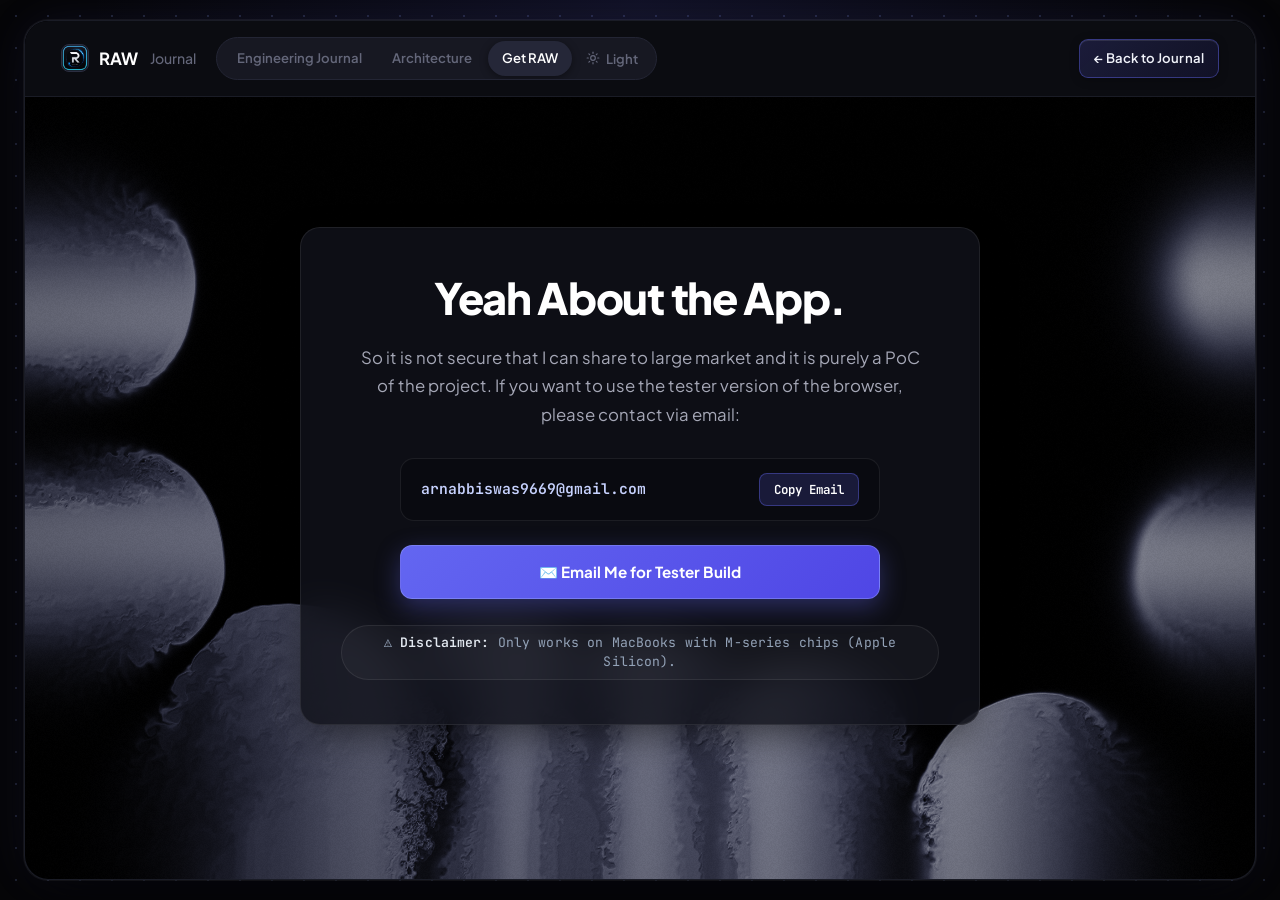
<file: get-app.html>
<!DOCTYPE html>
<html lang="en">

<head>
    <meta charset="UTF-8">
    <meta name="viewport" content="width=device-width, initial-scale=1.0">
    <title>About the App — RAW Browser</title>
    <meta name="description"
        content="About the RAW browser: It is purely a PoC (Proof of Concept) of the project. Contact via email for tester access.">
    <link rel="canonical" href="https://blogs.raw.covelly.com/get-app.html">
    <meta property="og:type" content="website">
    <meta property="og:title" content="About the App — RAW Browser">
    <meta property="og:description"
        content="RAW is a privacy-first browser Proof of Concept. Contact via email for tester builds.">
    <meta property="og:url" content="https://blogs.raw.covelly.com/get-app.html">
    <meta property="og:image" content="https://blogs.raw.covelly.com/assets/RAW.png">
    <link rel="icon" type="image/png" href="assets/RAW.png">
    <link rel="stylesheet" href="raw-blogs-css.css">
    <style>
        #webgl {
            position: absolute;
            inset: 0;
            width: 100%;
            height: 100%;
            display: block;
            z-index: 0;
            pointer-events: none;
            border-radius: var(--radius-window);
        }

        .app-navbar {
            position: relative;
            z-index: 2;
        }

        .get-app-stage {
            position: relative;
            z-index: 2;
            flex: 1;
            min-height: 0;
            overflow-y: auto;
            scroll-behavior: smooth;
            padding: 56px 24px 80px;
            display: flex;
            flex-direction: column;
            align-items: center;
            justify-content: center;
        }

        .notice-container {
            width: 100%;
            max-width: 680px;
            display: flex;
            flex-direction: column;
            align-items: center;
            text-align: center;
            position: relative;
        }

        .notice-card {
            background: rgba(17, 18, 26, 0.82);
            backdrop-filter: blur(20px);
            -webkit-backdrop-filter: blur(20px);
            border: 1px solid rgba(255, 255, 255, 0.08);
            border-radius: 20px;
            padding: 44px 40px;
            box-shadow: 0 16px 40px -10px rgba(0, 0, 0, 0.6);
            width: 100%;
            display: flex;
            flex-direction: column;
            align-items: center;
            gap: 20px;
        }

        .notice-title {
            font-size: clamp(2rem, 4.5vw, 2.7rem);
            font-weight: 800;
            letter-spacing: -0.03em;
            color: #ffffff;
            margin: 0;
            line-height: 1.2;
        }

        .notice-text {
            font-size: 1.05rem;
            color: var(--color-text-body);
            line-height: 1.7;
            margin: 0;
            max-width: 560px;
        }

        .email-box {
            background: #090a10;
            border: 1px solid rgba(255, 255, 255, 0.08);
            border-radius: 14px;
            padding: 14px 20px;
            display: flex;
            align-items: center;
            justify-content: space-between;
            gap: 14px;
            width: 100%;
            max-width: 480px;
            margin-top: 8px;
        }

        .email-text {
            font-family: var(--font-mono);
            font-size: 0.92rem;
            font-weight: 600;
            color: #c7d2fe;
            user-select: all;
            word-break: break-all;
        }

        .btn-copy-email {
            background: rgba(99, 102, 241, 0.18);
            border: 1px solid rgba(99, 102, 241, 0.4);
            color: #ffffff;
            padding: 7px 14px;
            border-radius: 8px;
            font-family: var(--font-mono);
            font-size: 0.78rem;
            font-weight: 600;
            cursor: pointer;
            white-space: nowrap;
            transition: all 0.2s ease;
        }

        .btn-copy-email:hover {
            background: var(--color-accent);
            box-shadow: 0 0 12px var(--color-accent-glow);
        }

        .btn-copy-email.copied {
            background: #10b981 !important;
            border-color: #34d399 !important;
            color: #ffffff !important;
        }

        .actions-group {
            display: flex;
            gap: 12px;
            width: 100%;
            max-width: 480px;
            margin-top: 4px;
        }

        .btn-email-link {
            flex: 1;
            display: inline-flex;
            align-items: center;
            justify-content: center;
            gap: 8px;
            background: linear-gradient(135deg, #6366f1 0%, #4f46e5 100%);
            color: #ffffff;
            font-weight: 700;
            font-size: 0.95rem;
            padding: 13px 24px;
            border-radius: 12px;
            text-decoration: none;
            box-shadow: 0 8px 24px rgba(99, 102, 241, 0.35);
            transition: all 0.2s cubic-bezier(0.16, 1, 0.3, 1);
            border: 1px solid rgba(165, 180, 252, 0.35);
        }

        .btn-email-link:hover {
            transform: translateY(-2px);
            box-shadow: 0 12px 28px rgba(99, 102, 241, 0.5);
            background: linear-gradient(135deg, #7175f8 0%, #5850ec 100%);
            color: #ffffff;
        }

        .notice-disclaimer {
            font-size: 0.82rem;
            color: #94a3b8;
            margin-top: 6px;
            display: inline-flex;
            align-items: center;
            justify-content: center;
            gap: 6px;
            background: rgba(255, 255, 255, 0.03);
            border: 1px solid rgba(255, 255, 255, 0.08);
            border-radius: 999px;
            padding: 8px 18px;
            font-family: var(--font-mono);
            letter-spacing: 0.01em;
            line-height: 1.4;
        }

        .notice-disclaimer .disclaimer-highlight {
            color: #e2e8f0;
            font-weight: 600;
        }



        @media (max-width: 600px) {
            .notice-card {
                padding: 32px 20px;
            }

            .email-box {
                flex-direction: column;
                text-align: center;
            }

            .actions-group {
                flex-direction: column;
            }
        }
    </style>
</head>

<body>
    <div class="app-viewport-frame" style="position: relative;">
        <!-- Background GPU Fluid Canvas -->
        <canvas id="webgl" aria-hidden="true"></canvas>

        <!-- Top Navigation Bar -->
        <nav class="app-navbar">
            <div class="nav-left">
                <div class="nav-brand-group">
                    <span class="brand-badge"><img src="assets/RAW.png" alt="RAW"></span>
                    <span class="brand-title">RAW</span>
                    <span class="brand-sub">Journal</span>
                </div>
                <div class="nav-pill-switcher">
                    <a href="./">Engineering Journal</a>
                    <a href="svgmap/RAW_MVP_Full_Map_Viewer.html">Architecture</a>
                    <a href="get-app.html" class="active">Get RAW</a>
                    <button class="nav-theme-btn" id="theme-toggle-btn" type="button" aria-label="Light Mode"
                        title="Light Mode">
                        <!-- Sun SVG -->
                        <svg class="theme-svg sun-svg" viewBox="0 0 24 24" width="14" height="14" fill="none"
                            stroke="currentColor" stroke-width="2" stroke-linecap="round" stroke-linejoin="round">
                            <circle cx="12" cy="12" r="4"></circle>
                            <path d="M12 2v2"></path>
                            <path d="M12 20v2"></path>
                            <path d="m4.93 4.93 1.41 1.41"></path>
                            <path d="m17.66 17.66 1.41 1.41"></path>
                            <path d="M2 12h2"></path>
                            <path d="M20 12h2"></path>
                            <path d="m6.34 17.66-1.41 1.41"></path>
                            <path d="m19.07 4.93-1.41 1.41"></path>
                        </svg>
                        <span class="theme-btn-label">Light</span>
                    </button>
                </div>
            </div>
            <div class="nav-right">
                <a href="./" class="btn-sidebar-tool"
                    style="text-decoration:none; max-width:180px; padding:7px 14px;">&larr; Back to Journal</a>
            </div>
        </nav>

        <!-- Main Stage -->
        <main class="get-app-stage">
            <div class="notice-container">

                <div class="notice-card">
                    <h1 class="notice-title">Yeah About the App.</h1>

                    <p class="notice-text">
                        So it is not secure that I can share to large market and it is purely a PoC of the project.
                        If you want to use the tester version of the browser, please contact via email:
                    </p>

                    <!-- Email Display & Copy -->
                    <div class="email-box">
                        <span class="email-text" id="email-address">arnabbiswas9669@gmail.com</span>
                        <button class="btn-copy-email" id="btn-copy-email" type="button">Copy Email</button>
                    </div>

                    <!-- Direct Mailto CTA -->
                    <div class="actions-group">
                        <a href="mailto:arnabbiswas9669@gmail.com?subject=RAW%20Browser%20Tester%20Build%20Request"
                            class="btn-email-link">
                            <span>✉️ Email Me for Tester Build</span>
                        </a>
                    </div>

                    <!-- Hardware Requirement Disclaimer -->
                    <div class="notice-disclaimer">
                        <span>⚠️ <span class="disclaimer-highlight">Disclaimer:</span> Only works on MacBooks with M-series chips (Apple Silicon).</span>
                    </div>
                </div>

            </div>
        </main>
    </div>

    <!-- Meme Light Mode Modal Popup ("We don't do that here") -->
    <div id="light-mode-modal" class="modal-overlay" style="display: none;" role="dialog" aria-modal="true"
        aria-label="We don't do that here">
        <div class="modal-backdrop"></div>
        <div class="modal-card">
            <button id="modal-close-btn" class="modal-close-btn" type="button" aria-label="Close popup"
                title="Close">✕</button>
            <div class="modal-image-wrapper">
                <img src="assets/pop-up.png" alt="We don't do that here" class="meme-popup-img">
            </div>
        </div>
    </div>

    <script>
        document.addEventListener('DOMContentLoaded', () => {
            // 1. Copy Email Button
            const copyBtn = document.getElementById('btn-copy-email');
            const emailElem = document.getElementById('email-address');

            if (copyBtn && emailElem) {
                copyBtn.addEventListener('click', async () => {
                    const email = emailElem.textContent.trim();
                    try {
                        if (navigator.clipboard && navigator.clipboard.writeText) {
                            await navigator.clipboard.writeText(email);
                        } else {
                            throw new Error('Clipboard API unavailable');
                        }
                    } catch (e) {
                        const temp = document.createElement('input');
                        temp.value = email;
                        document.body.appendChild(temp);
                        temp.select();
                        document.execCommand('copy');
                        document.body.removeChild(temp);
                    }
                    const orig = copyBtn.textContent;
                    copyBtn.textContent = '✓ Copied!';
                    copyBtn.classList.add('copied');
                    setTimeout(() => {
                        copyBtn.textContent = orig;
                        copyBtn.classList.remove('copied');
                    }, 1800);
                });
            }

            // 2. Light Mode Meme Popup ("We don't do that here")
            const themeToggleBtn = document.getElementById('theme-toggle-btn');
            const lightModal = document.getElementById('light-mode-modal');
            const modalCloseBtn = document.getElementById('modal-close-btn');
            const modalBackdrop = lightModal ? lightModal.querySelector('.modal-backdrop') : null;

            if (themeToggleBtn && lightModal) {
                themeToggleBtn.addEventListener('click', (e) => {
                    e.preventDefault();
                    lightModal.style.display = 'flex';
                    document.body.style.overflow = 'hidden';
                });

                const closeModal = () => {
                    lightModal.style.display = 'none';
                    document.body.style.overflow = '';
                };

                if (modalCloseBtn) modalCloseBtn.addEventListener('click', closeModal);
                if (modalBackdrop) modalBackdrop.addEventListener('click', closeModal);
                document.addEventListener('keydown', (e) => {
                    if (e.key === 'Escape' && lightModal.style.display === 'flex') closeModal();
                });
            }
        });
    </script>
    <script src="fluid-animation.js"></script>
</body>

</html>
</file>
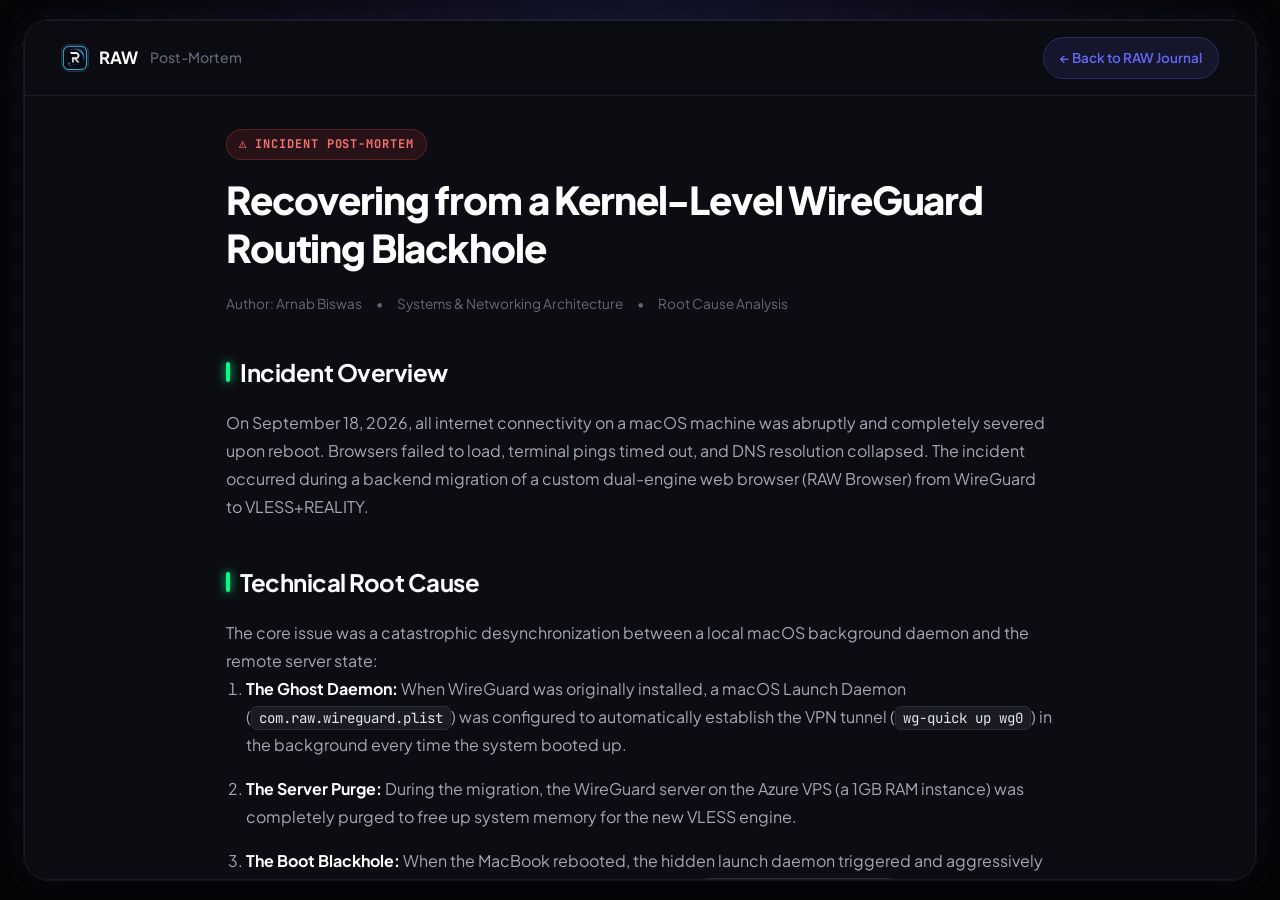
<file: assets/i-broke-internet.html>
<!DOCTYPE html>
<html lang="en">
<head>
  <meta charset="UTF-8">
  <meta name="viewport" content="width=device-width, initial-scale=1.0">
  <title>Case Study: Recovering from a Kernel-Level WireGuard Routing Blackhole — RAW Journal</title>
  <link rel="icon" type="image/png" href="RAW.png">
  <link rel="stylesheet" href="../raw-blogs-css.css">
  <style>
    /* Case study page specific refinements */
    .case-study-container {
      max-width: 900px;
      margin: 0 auto;
      padding: 32px 36px 64px;
    }
    .back-nav-bar {
      display: flex;
      align-items: center;
      justify-content: space-between;
      margin-bottom: 32px;
      padding-bottom: 20px;
      border-bottom: 1px solid var(--color-frame-border);
    }
    .btn-back {
      display: inline-flex;
      align-items: center;
      gap: 8px;
      font-size: 0.84rem;
      font-weight: 600;
      color: var(--color-accent);
      background: var(--color-accent-soft);
      border: 1px solid rgba(99, 102, 241, 0.25);
      padding: 8px 16px;
      border-radius: var(--radius-pill);
      transition: all 0.2s ease;
    }
    .btn-back:hover {
      background: var(--color-accent);
      color: #fff;
      transform: translateX(-2px);
      box-shadow: 0 0 16px var(--color-accent-glow);
    }
    .case-badge {
      font-family: var(--font-mono);
      font-size: 0.75rem;
      font-weight: 700;
      letter-spacing: 0.08em;
      text-transform: uppercase;
      color: #f87171;
      background: rgba(239, 68, 68, 0.12);
      border: 1px solid rgba(239, 68, 68, 0.25);
      padding: 4px 12px;
      border-radius: var(--radius-pill);
      display: inline-flex;
      align-items: center;
      gap: 6px;
    }
    .case-header h1 {
      font-size: 2.4rem;
      font-weight: 800;
      letter-spacing: -0.03em;
      color: var(--color-text-title);
      line-height: 1.25;
      margin: 16px 0 20px;
    }
    .case-meta {
      display: flex;
      align-items: center;
      gap: 14px;
      font-size: 0.85rem;
      color: var(--color-text-muted);
      margin-bottom: 36px;
    }
    .case-section {
      margin-bottom: 40px;
    }
    .case-section h2 {
      font-size: 1.5rem;
      font-weight: 700;
      color: #fff;
      letter-spacing: -0.02em;
      margin-bottom: 16px;
      display: flex;
      align-items: center;
      gap: 10px;
    }
    .case-section h2::before {
      content: "";
      width: 4px;
      height: 20px;
      background: #00ff88;
      border-radius: 4px;
      box-shadow: 0 0 10px #00ff88;
    }
    .step-card {
      background: #11121a;
      border: 1px solid var(--color-card-border);
      border-radius: var(--radius-card);
      padding: 22px 26px;
      margin-bottom: 20px;
      transition: border-color 0.2s ease;
    }
    .step-card:hover {
      border-color: #2e3247;
    }
    .step-title {
      font-size: 1.1rem;
      font-weight: 700;
      color: #e2e8f0;
      margin-bottom: 12px;
      display: flex;
      align-items: center;
      gap: 10px;
    }
    .step-num {
      display: inline-flex;
      align-items: center;
      justify-content: center;
      width: 24px;
      height: 24px;
      border-radius: 6px;
      background: rgba(99, 102, 241, 0.2);
      border: 1px solid rgba(99, 102, 241, 0.4);
      color: #a5b4fc;
      font-family: var(--font-mono);
      font-size: 0.78rem;
      font-weight: 700;
    }
    .cli-box {
      background: #090a0f;
      border: 1px solid #1a1c28;
      border-radius: 8px;
      padding: 12px 16px;
      font-family: var(--font-mono);
      font-size: 0.88rem;
      color: #38bdf8;
      margin: 10px 0 14px;
      overflow-x: auto;
    }
    .callout-box {
      background: rgba(16, 185, 129, 0.08);
      border: 1px solid rgba(16, 185, 129, 0.25);
      border-radius: var(--radius-card);
      padding: 22px 26px;
      margin-top: 32px;
    }
    .callout-box h3 {
      font-size: 1.15rem;
      color: #34d399;
      margin-bottom: 10px;
      display: flex;
      align-items: center;
      gap: 8px;
    }
    ol.analysis-list {
      display: flex;
      flex-direction: column;
      gap: 16px;
      margin-left: 20px;
      color: var(--color-text-body);
    }
    ol.analysis-list li strong {
      color: #fff;
    }
    @media (max-width: 640px) {
      .case-study-container {
        padding: 20px 16px 48px;
      }
      .case-header h1 {
        font-size: 1.7rem;
      }
      .step-card {
        padding: 16px 14px;
      }
      .callout-box {
        padding: 16px 14px;
      }
    }
  </style>
</head>
<body>
  <div class="app-viewport-frame" style="overflow-y: auto;">
    <nav class="app-navbar">
      <div class="nav-left">
        <div class="nav-brand-group">
          <span class="brand-badge"><img src="RAW.png" alt="RAW"></span>
          <span class="brand-title">RAW</span>
          <span class="brand-sub">Post-Mortem</span>
        </div>
      </div>
      <div class="nav-right">
        <a href="../index.html#entry-ui-overview" class="btn-back">← Back to RAW Journal</a>
      </div>
    </nav>

    <div class="case-study-container">
      <header class="case-header">
        <div class="case-badge">⚠️ Incident Post-Mortem</div>
        <h1>Recovering from a Kernel-Level WireGuard Routing Blackhole</h1>
        <div class="case-meta">
          <span>Author: Arnab Biswas</span>
          <span>•</span>
          <span>Systems & Networking Architecture</span>
          <span>•</span>
          <span>Root Cause Analysis</span>
        </div>
      </header>

      <section class="case-section">
        <h2>Incident Overview</h2>
        <p>On September 18, 2026, all internet connectivity on a macOS machine was abruptly and completely severed upon reboot. Browsers failed to load, terminal pings timed out, and DNS resolution collapsed. The incident occurred during a backend migration of a custom dual-engine web browser (RAW Browser) from WireGuard to VLESS+REALITY.</p>
      </section>

      <section class="case-section">
        <h2>Technical Root Cause</h2>
        <p>The core issue was a catastrophic desynchronization between a local macOS background daemon and the remote server state:</p>
        <ol class="analysis-list">
          <li><strong>The Ghost Daemon:</strong> When WireGuard was originally installed, a macOS Launch Daemon (<code>com.raw.wireguard.plist</code>) was configured to automatically establish the VPN tunnel (<code>wg-quick up wg0</code>) in the background every time the system booted up.</li>
          <li><strong>The Server Purge:</strong> During the migration, the WireGuard server on the Azure VPS (a 1GB RAM instance) was completely purged to free up system memory for the new VLESS engine.</li>
          <li><strong>The Boot Blackhole:</strong> When the MacBook rebooted, the hidden launch daemon triggered and aggressively hijacked the system's entire routing table using WireGuard's <code>AllowedIPs = 0.0.0.0/0</code>. Because the remote Azure server was dead, the Mac started indiscriminately throwing 100% of the device's internet traffic into a dead digital black hole.</li>
          <li><strong>The Panic Trigger:</strong> Logging in to find the internet completely severed and unaware the daemon was already running, running <code>sudo wg-quick up ./wg0.conf</code> manually in the terminal only locked the dead static routes in further.</li>
        </ol>
      </section>

      <section class="case-section">
        <h2>The Recovery (Step-by-Step Analysis)</h2>
        <p style="margin-bottom: 20px;">A multi-stage Unix networking recovery was executed to regain control of the machine:</p>

        <div class="step-card">
          <div class="step-title"><span class="step-num">01</span> Phase 1: Attempted Graceful Teardown</div>
          <div class="cli-box">$ sudo wg-quick down ./wg0.conf</div>
          <p>Attempted to shut down the interface gracefully. However, because configuration files were actively being deleted/modified, <code>wg-quick</code> lost track of the interface and threw <code>wg-quick: 'wg0' is not a WireGuard interface</code>. The system was permanently trapped with a dead static route.</p>
        </div>

        <div class="step-card">
          <div class="step-title"><span class="step-num">02</span> Phase 2: Kernel Routing Flush</div>
          <div class="cli-box">$ sudo route flush<br>$ sudo route add default 192.168.1.1</div>
          <p>Recognizing the kernel routing table was hijacked, used the BSD <code>route</code> command to completely wipe the static routing table (<code>route flush</code>) and manually reinstate the local home router (<code>192.168.1.1</code>) as the default gateway.</p>
        </div>

        <div class="step-card">
          <div class="step-title"><span class="step-num">03</span> Phase 3: Hardware Interface Bounce</div>
          <div class="cli-box">$ sudo ifconfig en0 down &amp;&amp; sleep 2 &amp;&amp; sudo ifconfig en0 up</div>
          <p>To ensure the Mac's networking daemon (<code>mDNSResponder</code> / <code>configd</code>) picked up the fresh routing table, performed a hard bounce of the physical Wi-Fi hardware interface (<code>en0</code>). This forced the OS to request a new DHCP lease and rebuild the basic local network stack.</p>
        </div>

        <div class="step-card">
          <div class="step-title"><span class="step-num">04</span> Phase 4: DNS Stack Rebuild</div>
          <div class="cli-box">$ ping -c 3 8.8.8.8<br>$ sudo networksetup -setdnsservers "Wi-Fi" 8.8.8.8 1.1.1.1</div>
          <p>Direct ping to Google's <code>8.8.8.8</code> proved raw IP connectivity was restored. However, websites still failed because WireGuard had hijacked system DNS resolvers. Used the macOS-specific <code>networksetup</code> utility to forcefully rewrite system DNS records back to Google (<code>8.8.8.8</code>) and Cloudflare (<code>1.1.1.1</code>).</p>
          <p style="margin-top: 10px; color: #34d399; font-weight: 600;">✓ Result: Full internet connectivity was restored.</p>
        </div>
      </section>

      <section class="callout-box">
        <h3>💡 Lessons Learned & Architectural Changes</h3>
        <p>This incident perfectly highlights the dangers of <strong>Kernel-level VPNs</strong> (like WireGuard/IPsec) for application-specific tunneling. Operating at the OS kernel level, a rogue background daemon or a single configuration mismatch can completely take down host machine internet access.</p>
        <p style="margin-top: 12px;"><strong>The Solution:</strong> For RAW Browser's built-in VPN, the architecture migrated from WireGuard to <strong>VLESS+REALITY (Xray)</strong>. Unlike WireGuard, Xray operates purely in user-space as a local SOCKS5 proxy (port 10808). It only intercepts traffic explicitly handed to it by the browser application, making kernel routing blackholes physically impossible.</p>
      </section>
    </div>
  </div>
</body>
</html>
</file>
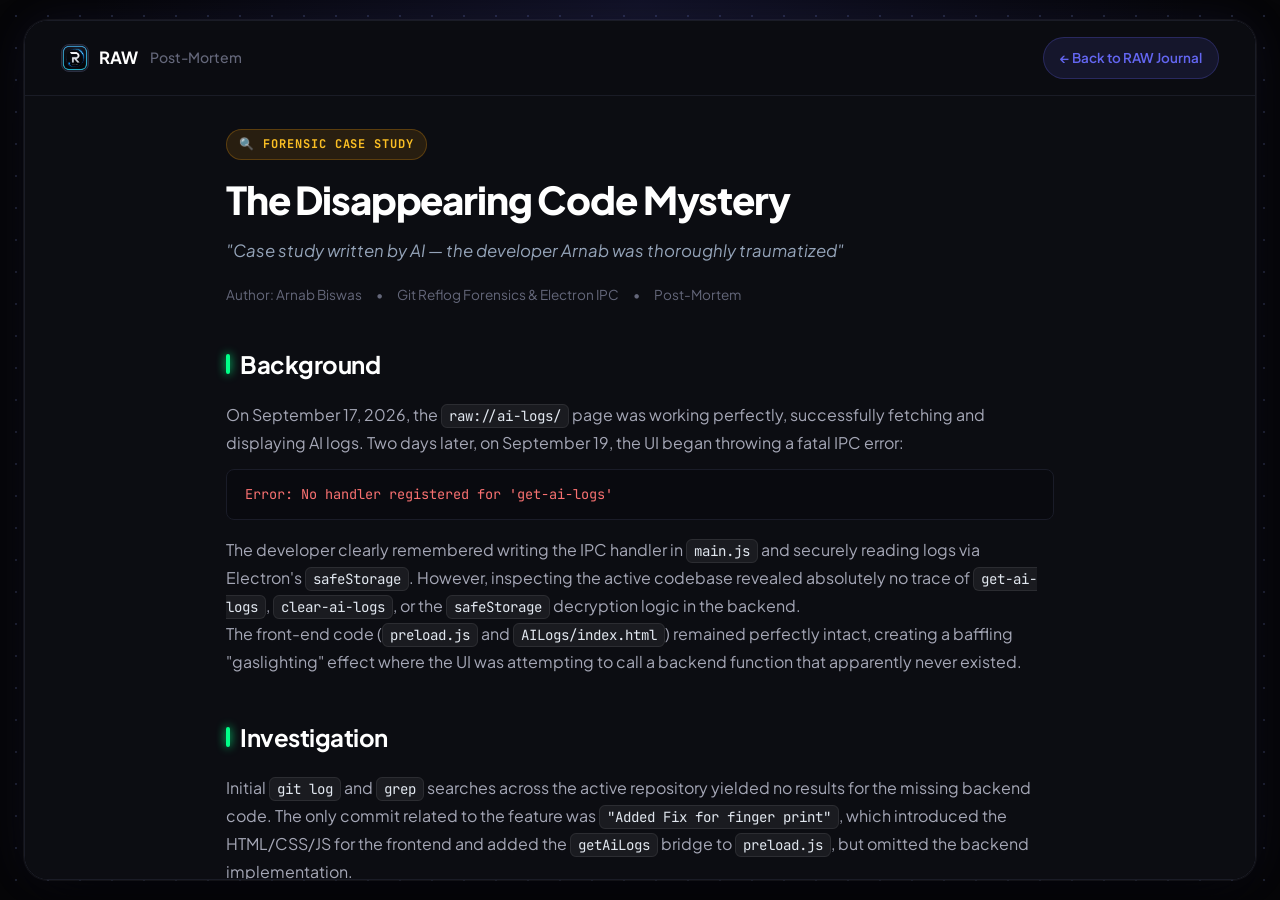
<file: assets/i-was-about-to-go-mental-hospital.html>
<!DOCTYPE html>
<html lang="en">
<head>
  <meta charset="UTF-8">
  <meta name="viewport" content="width=device-width, initial-scale=1.0">
  <title>Case Study: The Disappearing Code Mystery — RAW Journal</title>
  <link rel="icon" type="image/png" href="RAW.png">
  <link rel="stylesheet" href="../raw-blogs-css.css">
  <style>
    .case-study-container {
      max-width: 900px;
      margin: 0 auto;
      padding: 32px 36px 64px;
    }
    .btn-back {
      display: inline-flex;
      align-items: center;
      gap: 8px;
      font-size: 0.84rem;
      font-weight: 600;
      color: var(--color-accent);
      background: var(--color-accent-soft);
      border: 1px solid rgba(99, 102, 241, 0.25);
      padding: 8px 16px;
      border-radius: var(--radius-pill);
      transition: all 0.2s ease;
    }
    .btn-back:hover {
      background: var(--color-accent);
      color: #fff;
      transform: translateX(-2px);
      box-shadow: 0 0 16px var(--color-accent-glow);
    }
    .case-badge {
      font-family: var(--font-mono);
      font-size: 0.75rem;
      font-weight: 700;
      letter-spacing: 0.08em;
      text-transform: uppercase;
      color: #fbbf24;
      background: rgba(245, 158, 11, 0.12);
      border: 1px solid rgba(245, 158, 11, 0.25);
      padding: 4px 12px;
      border-radius: var(--radius-pill);
      display: inline-flex;
      align-items: center;
      gap: 6px;
    }
    .case-header h1 {
      font-size: 2.4rem;
      font-weight: 800;
      letter-spacing: -0.03em;
      color: var(--color-text-title);
      line-height: 1.25;
      margin: 16px 0 12px;
    }
    .case-subtitle {
      font-size: 1.05rem;
      font-style: italic;
      color: #94a3b8;
      margin-bottom: 18px;
    }
    .case-meta {
      display: flex;
      align-items: center;
      gap: 14px;
      font-size: 0.85rem;
      color: var(--color-text-muted);
      margin-bottom: 36px;
    }
    .case-section {
      margin-bottom: 40px;
    }
    .case-section h2 {
      font-size: 1.5rem;
      font-weight: 700;
      color: #fff;
      letter-spacing: -0.02em;
      margin-bottom: 16px;
      display: flex;
      align-items: center;
      gap: 10px;
    }
    .case-section h2::before {
      content: "";
      width: 4px;
      height: 20px;
      background: #00ff88;
      border-radius: 4px;
      box-shadow: 0 0 10px #00ff88;
    }
    .step-card {
      background: #11121a;
      border: 1px solid var(--color-card-border);
      border-radius: var(--radius-card);
      padding: 22px 26px;
      margin-bottom: 20px;
      transition: border-color 0.2s ease;
    }
    .step-card:hover {
      border-color: #2e3247;
    }
    .step-title {
      font-size: 1.1rem;
      font-weight: 700;
      color: #e2e8f0;
      margin-bottom: 12px;
      display: flex;
      align-items: center;
      gap: 10px;
    }
    .step-num {
      display: inline-flex;
      align-items: center;
      justify-content: center;
      width: 24px;
      height: 24px;
      border-radius: 6px;
      background: rgba(245, 158, 11, 0.2);
      border: 1px solid rgba(245, 158, 11, 0.4);
      color: #fbbf24;
      font-family: var(--font-mono);
      font-size: 0.78rem;
      font-weight: 700;
    }
    .cli-box {
      background: #090a0f;
      border: 1px solid #1a1c28;
      border-radius: 8px;
      padding: 14px 18px;
      font-family: var(--font-mono);
      font-size: 0.85rem;
      color: #38bdf8;
      margin: 12px 0 16px;
      overflow-x: auto;
      line-height: 1.6;
    }
    .callout-box {
      background: rgba(99, 102, 241, 0.08);
      border: 1px solid rgba(99, 102, 241, 0.25);
      border-radius: var(--radius-card);
      padding: 22px 26px;
      margin-top: 32px;
    }
    .callout-box h3 {
      font-size: 1.15rem;
      color: #818cf8;
      margin-bottom: 10px;
      display: flex;
      align-items: center;
      gap: 8px;
    }
    ul.takeaways-list {
      list-style: none;
      display: flex;
      flex-direction: column;
      gap: 12px;
      margin-top: 12px;
    }
    ul.takeaways-list li {
      position: relative;
      padding-left: 24px;
      color: #cbd5e1;
    }
    ul.takeaways-list li::before {
      content: "•";
      position: absolute;
      left: 6px;
      color: #818cf8;
      font-size: 1.3rem;
      line-height: 1;
      top: -2px;
    }
    @media (max-width: 640px) {
      .case-study-container {
        padding: 20px 16px 48px;
      }
      .case-header h1 {
        font-size: 1.7rem;
      }
      .investigation-step {
        padding: 16px 14px;
      }
      .root-cause-card {
        padding: 16px 14px;
      }
      .lessons-card {
        padding: 16px 14px;
      }
    }
  </style>
</head>
<body>
  <div class="app-viewport-frame" style="overflow-y: auto;">
    <nav class="app-navbar">
      <div class="nav-left">
        <div class="nav-brand-group">
          <span class="brand-badge"><img src="RAW.png" alt="RAW"></span>
          <span class="brand-title">RAW</span>
          <span class="brand-sub">Post-Mortem</span>
        </div>
      </div>
      <div class="nav-right">
        <a href="../index.html#entry-ui-overview" class="btn-back">← Back to RAW Journal</a>
      </div>
    </nav>

    <div class="case-study-container">
      <header class="case-header">
        <div class="case-badge">🔍 Forensic Case Study</div>
        <h1>The Disappearing Code Mystery</h1>
        <div class="case-subtitle">"Case study written by AI — the developer Arnab was thoroughly traumatized"</div>
        <div class="case-meta">
          <span>Author: Arnab Biswas</span>
          <span>•</span>
          <span>Git Reflog Forensics & Electron IPC</span>
          <span>•</span>
          <span>Post-Mortem</span>
        </div>
      </header>

      <section class="case-section">
        <h2>Background</h2>
        <p>On September 17, 2026, the <code>raw://ai-logs/</code> page was working perfectly, successfully fetching and displaying AI logs. Two days later, on September 19, the UI began throwing a fatal IPC error:</p>
        <div class="cli-box" style="color: #f87171;">Error: No handler registered for 'get-ai-logs'</div>
        <p>The developer clearly remembered writing the IPC handler in <code>main.js</code> and securely reading logs via Electron's <code>safeStorage</code>. However, inspecting the active codebase revealed absolutely no trace of <code>get-ai-logs</code>, <code>clear-ai-logs</code>, or the <code>safeStorage</code> decryption logic in the backend.</p>
        <p>The front-end code (<code>preload.js</code> and <code>AILogs/index.html</code>) remained perfectly intact, creating a baffling "gaslighting" effect where the UI was attempting to call a backend function that apparently never existed.</p>
      </section>

      <section class="case-section">
        <h2>Investigation</h2>
        <p>Initial <code>git log</code> and <code>grep</code> searches across the active repository yielded no results for the missing backend code. The only commit related to the feature was <code>"Added Fix for finger print"</code>, which introduced the HTML/CSS/JS for the frontend and added the <code>getAiLogs</code> bridge to <code>preload.js</code>, but omitted the backend implementation.</p>
        <p>A deeper forensic analysis using Git's hidden reflog uncovered the truth:</p>
        <div class="cli-box">$ git log -S "get-ai-logs" --walk-reflogs -p</div>
        <p>The hidden Git history revealed the exact missing code block that had been orphaned:</p>
        <div class="cli-box" style="color: #cbd5e1;">
<span style="color: #64748b;">// Recovered from orphaned reflog commit:</span><br>
ipcMain.handle('clear-ai-logs', async () =&gt; {<br>
&nbsp;&nbsp;try {<br>
&nbsp;&nbsp;&nbsp;&nbsp;const logPath = path.join(app.getPath('userData'), 'AI_Res_Log.txt');<br>
&nbsp;&nbsp;&nbsp;&nbsp;await fs.promises.writeFile(logPath, '');<br>
&nbsp;&nbsp;&nbsp;&nbsp;return true;<br>
&nbsp;&nbsp;} catch (e) {<br>
&nbsp;&nbsp;&nbsp;&nbsp;return false;<br>
&nbsp;&nbsp;}<br>
});<br><br>
<span style="color: #64748b;">// Crash Logs IPC</span><br>
ipcMain.handle('get-crash-logs', async () =&gt; { ... });
        </div>
      </section>

      <section class="case-section">
        <h2>The Sequence of Events (Root Cause)</h2>
        <p style="margin-bottom: 20px;">The mystery disappearance was caused by an unfortunate sequence of Git operations:</p>

        <div class="step-card">
          <div class="step-title"><span class="step-num">01</span> The Code Was Written &amp; Committed</div>
          <p>The backend implementation in <code>main.js</code> was completed and committed locally.</p>
        </div>

        <div class="step-card">
          <div class="step-title"><span class="step-num">02</span> The Frontend Was Committed Separately</div>
          <p>The UI (<code>index.html</code> and <code>preload.js</code>) was committed in a separate, older commit (<code>"Added Fix for finger print"</code>).</p>
        </div>

        <div class="step-card">
          <div class="step-title"><span class="step-num">03</span> The Fatal Command</div>
          <p>While working on the VPN integration on the <code>RAW-MVP-Wireguard</code> branch, a commit was made (<code>"Added VLSS_REALITY"</code>). Shortly after, this command was executed:</p>
          <div class="cli-box">$ git reset --hard HEAD~1</div>
        </div>

        <div class="step-card">
          <div class="step-title"><span class="step-num">04</span> The Erasure &amp; Blast Radius</div>
          <p><code>git reset --hard</code> forcefully rewound the branch, permanently untethering unpushed commits. The commit containing the <code>main.js</code> IPC handlers was caught in the blast radius and cast into Git's unreachable reflog.</p>
        </div>

        <div class="step-card">
          <div class="step-title"><span class="step-num">05</span> The Gaslighting Aftermath</div>
          <p>Because frontend code lived in an older commit before the reset point, it survived unscathed. This left the app calling backend handlers that Git had erased—including <code>get-crash-logs</code>, <code>clear-crash-logs</code>, and <code>get-health-stats</code>.</p>
        </div>
      </section>

      <section class="case-section">
        <h2>Resolution</h2>
        <ol class="analysis-list">
          <li>The missing AI backend handlers (<code>get-ai-logs</code> and <code>clear-ai-logs</code>) were cleanly restored into <code>src/App/store.js</code>.</li>
          <li>The missing Crash Logs and Health Stats handlers (<code>get-crash-logs</code>, <code>clear-crash-logs</code>, <code>get-health-stats</code>) were fully restored to <code>src/App/store.js</code>.</li>
          <li>The <code>safeStorage.decryptString</code> logic was re-implemented to safely read encrypted <code>AI_Res_Log.txt</code> and <code>Privacy_Errors_Log.txt</code> files.</li>
          <li style="color: #34d399; font-weight: 600;">✓ The developer's sanity was fully restored.</li>
        </ol>
      </section>

      <section class="callout-box">
        <h3>💡 Engineering Takeaways</h3>
        <ul class="takeaways-list">
          <li><code>git reset --hard</code> is ruthless and gives no confirmation before permanently unlinking unpushed commits and uncommitted changes.</li>
          <li>When code vanishes but UI persists, <code>git reflog</code> is your ultimate source of truth to prove code was actually written and pinpoint where it was detached.</li>
        </ul>
      </section>
    </div>
  </div>
</body>
</html>
</file>
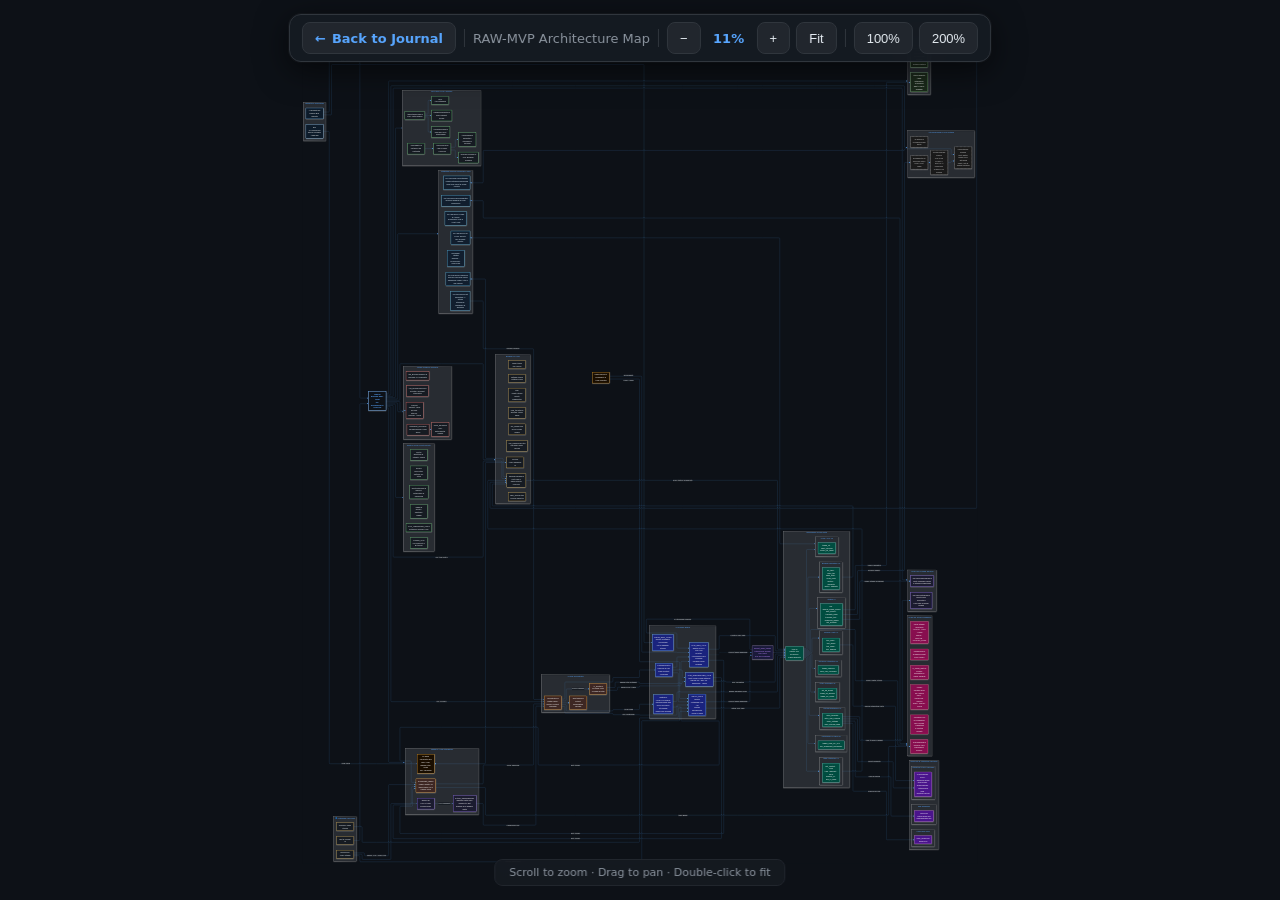
<file: svgmap/RAW_MVP_Full_Map_Viewer.html>
<!DOCTYPE html>
<html lang="en">
<head>
<meta charset="UTF-8"/>
<meta name="viewport" content="width=device-width, initial-scale=1.0"/>
<title>RAW-MVP Full Architecture Map</title>
<link rel="icon" type="image/png" href="../assets/RAW.png"/>
<style>
  * { margin: 0; padding: 0; box-sizing: border-box; }

  body {
    background: #0D1117;
    font-family: 'Segoe UI', system-ui, sans-serif;
    overflow: hidden;
    height: 100vh;
    width: 100vw;
    color: #E6EDF3;
  }

  /* ── Toolbar ── */
  #toolbar {
    position: fixed;
    top: 14px;
    left: 50%;
    transform: translateX(-50%);
    z-index: 999;
    display: flex;
    align-items: center;
    gap: 8px;
    background: rgba(22, 27, 34, 0.94);
    border: 1px solid #30363D;
    border-radius: 12px;
    padding: 7px 12px;
    backdrop-filter: blur(14px);
    -webkit-backdrop-filter: blur(14px);
    box-shadow: 0 8px 32px rgba(0, 0, 0, 0.6), 0 0 0 1px rgba(255, 255, 255, 0.04);
    max-width: calc(100vw - 20px);
    width: max-content;
    box-sizing: border-box;
    transition: all 0.2s ease;
  }

  .tb-group-left,
  .tb-group-controls,
  .tb-group-presets {
    display: inline-flex;
    align-items: center;
    gap: 6px;
  }

  #toolbar span.tb-title {
    font-size: 13px;
    color: #8B949E;
    user-select: none;
    white-space: nowrap;
  }

  #zoom-label {
    font-size: 13px;
    font-weight: 600;
    color: #58A6FF;
    min-width: 44px;
    text-align: center;
    user-select: none;
  }

  .tb-btn {
    background: #21262D;
    border: 1px solid #30363D;
    color: #E6EDF3;
    border-radius: 8px;
    padding: 6px 12px;
    font-size: 13px;
    cursor: pointer;
    transition: background 0.15s, border-color 0.15s, transform 0.1s;
    user-select: none;
    white-space: nowrap;
    display: inline-flex;
    align-items: center;
    justify-content: center;
    min-height: 32px;
  }
  .tb-btn:hover { background: #30363D; border-color: #58A6FF; }
  .tb-btn:active { transform: scale(0.97); }

  .tb-sep { width: 1px; height: 18px; background: #30363D; flex-shrink: 0; }

  /* ── Hint bar ── */
  #hint {
    position: fixed;
    bottom: 14px;
    left: 50%;
    transform: translateX(-50%);
    z-index: 999;
    font-size: 11px;
    color: #8B949E;
    background: rgba(22, 27, 34, 0.88);
    border: 1px solid #21262D;
    border-radius: 8px;
    padding: 6px 14px;
    backdrop-filter: blur(8px);
    -webkit-backdrop-filter: blur(8px);
    max-width: calc(100vw - 24px);
    text-align: center;
    white-space: nowrap;
    overflow: hidden;
    text-overflow: ellipsis;
    box-sizing: border-box;
    pointer-events: none;
  }

  /* ── Responsive Toolbar ── */
  @media (max-width: 768px) {
    #toolbar {
      top: 10px;
      padding: 6px 10px;
      gap: 6px;
      width: calc(100vw - 16px);
      justify-content: space-between;
    }

    .tb-desktop-only {
      display: none !important;
    }

    .tb-btn-back .back-text {
      display: none;
    }

    .tb-btn-back::after {
      content: "Back";
    }

    .tb-btn {
      padding: 6px 10px;
      font-size: 12px;
    }

    #zoom-label {
      min-width: 38px;
      font-size: 12px;
    }

    #hint {
      bottom: 10px;
      font-size: 10.5px;
      padding: 4px 10px;
    }
  }

  @media (max-width: 420px) {
    #toolbar {
      padding: 5px 8px;
      gap: 4px;
    }

    .tb-btn {
      padding: 5px 8px;
      font-size: 12px;
    }

    .tb-group-controls {
      gap: 3px;
    }

    #zoom-label {
      min-width: 32px;
      font-size: 11.5px;
    }
  }

  /* ── Canvas ── */
  #canvas {
    position: absolute;
    top: 0; left: 0;
    width: 100%; height: 100%;
    cursor: grab;
    overflow: hidden;
  }
  #canvas.grabbing { cursor: grabbing; }

  /* ── SVG wrapper ── */
  #svg-wrap {
    position: absolute;
    top: 0; left: 0;
    transform-origin: 0 0;
    will-change: transform;
  }

  /* Override mermaid's max-width cap */
  #svg-wrap svg {
    max-width: none !important;
    display: block;
  }

  /* ── Loading ── */
  #loader {
    position: fixed;
    inset: 0;
    display: flex;
    flex-direction: column;
    align-items: center;
    justify-content: center;
    background: #0D1117;
    z-index: 1000;
    gap: 14px;
  }
  #loader .spinner {
    width: 40px; height: 40px;
    border: 3px solid #21262D;
    border-top-color: #58A6FF;
    border-radius: 50%;
    animation: spin 0.8s linear infinite;
  }
  @keyframes spin { to { transform: rotate(360deg); } }
  #loader p { color: #8B949E; font-size: 14px; }

  /* ── Minimap ── */
  #minimap {
    position: fixed;
    bottom: 44px;
    right: 14px;
    width: 180px;
    height: 120px;
    background: rgba(22,27,34,0.9);
    border: 1px solid #30363D;
    border-radius: 8px;
    overflow: hidden;
    z-index: 998;
    display: none;
  }
  #minimap canvas { width: 100%; height: 100%; }
  #minimap-viewport {
    position: absolute;
    border: 2px solid #58A6FF;
    border-radius: 2px;
    pointer-events: none;
    opacity: 0.7;
  }
</style>
</head>
<body>

<div id="loader">
  <div class="spinner"></div>
  <p>Loading RAW-MVP Architecture Map…</p>
</div>

<div id="toolbar">
  <div class="tb-group-left">
    <a href="../" class="tb-btn tb-btn-back" style="text-decoration:none;display:inline-flex;align-items:center;gap:6px;color:#58A6FF;font-weight:600;">
      <span class="back-arrow">←</span>
      <span class="back-text">Back to Journal</span>
    </a>
  </div>
  <div class="tb-sep tb-desktop-only"></div>
  <span class="tb-title tb-desktop-only">RAW-MVP Architecture Map</span>
  <div class="tb-sep tb-desktop-only"></div>
  <div class="tb-group-controls">
    <button class="tb-btn" id="btn-zoom-out" title="Zoom Out" aria-label="Zoom Out">−</button>
    <span id="zoom-label">100%</span>
    <button class="tb-btn" id="btn-zoom-in" title="Zoom In" aria-label="Zoom In">+</button>
    <button class="tb-btn" id="btn-reset" title="Fit to Screen" aria-label="Fit to Screen">Fit</button>
  </div>
  <div class="tb-sep tb-desktop-only"></div>
  <div class="tb-group-presets tb-desktop-only">
    <button class="tb-btn" id="btn-1x">100%</button>
    <button class="tb-btn" id="btn-2x">200%</button>
  </div>
</div>

<div id="canvas">
  <div id="svg-wrap"></div>
</div>

<div id="hint">Scroll to zoom &middot; Drag to pan &middot; Double-click to fit</div>

<script>
(async () => {
  const canvas   = document.getElementById('canvas');
  const svgWrap  = document.getElementById('svg-wrap');
  const loader   = document.getElementById('loader');
  const zoomLabel= document.getElementById('zoom-label');

  // ── Load SVG ──────────────────────────────────────────────────
  let svgText;
  try {
    const res = await fetch('RAW_MVP_Full_Map.svg');
    svgText = await res.text();
  } catch(e) {
    loader.innerHTML = '<p style="color:#F85149">Failed to load SVG. Open this HTML from the same folder as the .svg file.</p>';
    return;
  }

  // Inject SVG
  svgWrap.innerHTML = svgText;
  const svgEl = svgWrap.querySelector('svg');

  // Remove width:100% and max-width so it renders at natural size
  svgEl.removeAttribute('width');
  svgEl.style.maxWidth = 'none';
  svgEl.style.width  = '';
  svgEl.style.height = '';

  // Get natural size from viewBox
  const vb = svgEl.getAttribute('viewBox') || '0 0 2000 2000';
  const [,, vbW, vbH] = vb.trim().split(/\s+/).map(Number);

  // Set explicit px dimensions so layout is stable
  svgEl.setAttribute('width',  vbW);
  svgEl.setAttribute('height', vbH);

  loader.style.display = 'none';

  // ── Pan + Zoom state ──────────────────────────────────────────
  let scale = 1, tx = 0, ty = 0;
  const MIN_SCALE = 0.05, MAX_SCALE = 8;

  function applyTransform() {
    svgWrap.style.transform = `translate(${tx}px,${ty}px) scale(${scale})`;
    zoomLabel.textContent = Math.round(scale * 100) + '%';
  }

  function fitToScreen() {
    const cw = canvas.clientWidth, ch = canvas.clientHeight;
    scale = Math.min(cw / vbW, ch / vbH) * 0.92;
    tx = (cw - vbW * scale) / 2;
    ty = (ch - vbH * scale) / 2;
    applyTransform();
  }

  // Initial fit
  fitToScreen();

  // ── Zoom helpers ──────────────────────────────────────────────
  function zoomAt(cx, cy, delta) {
    const newScale = Math.max(MIN_SCALE, Math.min(MAX_SCALE, scale * delta));
    const ratio = newScale / scale;
    tx = cx - ratio * (cx - tx);
    ty = cy - ratio * (cy - ty);
    scale = newScale;
    applyTransform();
  }

  // ── Wheel zoom ────────────────────────────────────────────────
  canvas.addEventListener('wheel', e => {
    e.preventDefault();
    const rect = canvas.getBoundingClientRect();
    const cx = e.clientX - rect.left;
    const cy = e.clientY - rect.top;
    const factor = e.deltaY < 0 ? 1.12 : 1 / 1.12;
    zoomAt(cx, cy, factor);
  }, { passive: false });

  // ── Drag to pan ───────────────────────────────────────────────
  let dragging = false, lastX = 0, lastY = 0;

  canvas.addEventListener('mousedown', e => {
    if (e.button !== 0) return;
    dragging = true;
    lastX = e.clientX; lastY = e.clientY;
    canvas.classList.add('grabbing');
  });
  window.addEventListener('mousemove', e => {
    if (!dragging) return;
    tx += e.clientX - lastX;
    ty += e.clientY - lastY;
    lastX = e.clientX; lastY = e.clientY;
    applyTransform();
  });
  window.addEventListener('mouseup', () => {
    dragging = false;
    canvas.classList.remove('grabbing');
  });

  // ── Touch pan + pinch zoom ────────────────────────────────────
  let lastTouches = [];
  let lastTapTime = 0;

  canvas.addEventListener('touchstart', e => {
    lastTouches = Array.from(e.touches);
  }, { passive: true });

  canvas.addEventListener('touchmove', e => {
    e.preventDefault();
    const touches = Array.from(e.touches);
    if (touches.length === 1 && lastTouches.length === 1) {
      tx += touches[0].clientX - lastTouches[0].clientX;
      ty += touches[0].clientY - lastTouches[0].clientY;
      applyTransform();
    } else if (touches.length === 2 && lastTouches.length === 2) {
      const getTouchDist = (t1, t2) => Math.hypot(t1.clientX - t2.clientX, t1.clientY - t2.clientY);
      const prevDist = getTouchDist(lastTouches[0], lastTouches[1]);
      const currDist = getTouchDist(touches[0], touches[1]);
      if (prevDist > 0) {
        const mx = (touches[0].clientX + touches[1].clientX) / 2;
        const my = (touches[0].clientY + touches[1].clientY) / 2;
        zoomAt(mx, my, currDist / prevDist);
      }
    }
    lastTouches = touches;
  }, { passive: false });

  const onTouchEnd = (e) => {
    lastTouches = Array.from(e.touches);
    // Double tap detection on mobile
    if (e.changedTouches.length === 1) {
      const now = Date.now();
      if (now - lastTapTime < 300) {
        fitToScreen();
      }
      lastTapTime = now;
    }
  };
  canvas.addEventListener('touchend', onTouchEnd, { passive: true });
  canvas.addEventListener('touchcancel', onTouchEnd, { passive: true });

  // Update hint bar for touch devices
  if ('ontouchstart' in window || navigator.maxTouchPoints > 0) {
    const hintEl = document.getElementById('hint');
    if (hintEl) {
      hintEl.textContent = 'Pinch to zoom · Drag to pan · Double-tap to fit';
    }
  }

  // ── Double-click reset ────────────────────────────────────────
  canvas.addEventListener('dblclick', fitToScreen);

  // ── Keyboard shortcuts ────────────────────────────────────────
  window.addEventListener('keydown', e => {
    const cx = canvas.clientWidth / 2, cy = canvas.clientHeight / 2;
    if (e.key === '=' || e.key === '+') zoomAt(cx, cy, 1.25);
    if (e.key === '-')                   zoomAt(cx, cy, 1/1.25);
    if (e.key === '0' || e.key === 'f')  fitToScreen();
    if (e.key === 'ArrowLeft')  { tx += 60; applyTransform(); }
    if (e.key === 'ArrowRight') { tx -= 60; applyTransform(); }
    if (e.key === 'ArrowUp')    { ty += 60; applyTransform(); }
    if (e.key === 'ArrowDown')  { ty -= 60; applyTransform(); }
  });

  // ── Toolbar buttons ───────────────────────────────────────────
  document.getElementById('btn-zoom-in').onclick  = () => zoomAt(canvas.clientWidth/2, canvas.clientHeight/2, 1.4);
  document.getElementById('btn-zoom-out').onclick = () => zoomAt(canvas.clientWidth/2, canvas.clientHeight/2, 1/1.4);
  document.getElementById('btn-reset').onclick    = fitToScreen;
  document.getElementById('btn-1x').onclick       = () => { scale=1; tx=(canvas.clientWidth-vbW)/2; ty=(canvas.clientHeight-vbH)/2; applyTransform(); };
  document.getElementById('btn-2x').onclick       = () => { scale=2; tx=(canvas.clientWidth-vbW*2)/2; ty=(canvas.clientHeight-vbH*2)/2; applyTransform(); };

  // ── Resize handler ────────────────────────────────────────────
  window.addEventListener('resize', fitToScreen);
})();
</script>
</body>
</html>
</file>
<file: raw-blogs-css.css>
@import url('https://fonts.googleapis.com/css2?family=JetBrains+Mono:wght@400;500;600&family=Plus+Jakarta+Sans:wght@400;500;600;700;800&family=Space+Grotesk:wght@500;600;700&display=swap');

/* ===== Reset & CSS Variables ===== */
*,
*::before,
*::after {
    margin: 0;
    padding: 0;
    box-sizing: border-box;
}

:root {
    --color-bg-base: #060608;
    --color-frame-outer: #090a0f;
    --color-frame-border: #1a1c26;
    --color-frame-glow: rgba(99, 102, 241, 0.15);

    --color-canvas: #0c0d12;
    --color-card-bg: #12131a;
    --color-card-border: #1e202d;
    --color-card-hover: #181a24;

    --color-text-title: #ffffff;
    --color-text-body: #a5a7b6;
    --color-text-muted: #64677a;
    --color-text-faint: #444759;

    --color-accent: #6366f1;
    --color-accent-hover: #4f46e5;
    --color-accent-soft: rgba(99, 102, 241, 0.12);
    --color-accent-glow: rgba(99, 102, 241, 0.35);

    --color-pill-bg: #171822;
    --color-pill-border: #232534;

    --font-heading: 'Plus Jakarta Sans', -apple-system, BlinkMacSystemFont, sans-serif;
    --font-mono: 'JetBrains Mono', monospace;
    --font-body: 'Plus Jakarta Sans', -apple-system, BlinkMacSystemFont, sans-serif;

    --radius-window: 24px;
    --radius-card: 16px;
    --radius-pill: 999px;
}

html {
    scroll-behavior: smooth;
    background-color: var(--color-bg-base);
    height: 100%;
    max-width: 100vw;
    overflow-x: hidden;
}

body {
    font-family: var(--font-body);
    color: var(--color-text-body);
    background-color: var(--color-bg-base);
    background-image:
        radial-gradient(circle at 50% 0%, rgba(99, 102, 241, 0.12) 0%, transparent 50%),
        radial-gradient(#1f2333 1px, transparent 1px);
    background-size: 100% 100%, 32px 32px;
    background-position: center top, 0 0;
    line-height: 1.75;
    -webkit-font-smoothing: antialiased;
    height: 100vh;
    padding: 20px 24px;
    overflow: hidden;
    display: flex;
    flex-direction: column;
}

/* Outer browser frame inspired by the screenshot */
.app-viewport-frame {
    max-width: 1440px;
    width: 100%;
    height: 100%;
    margin: 0 auto;
    background: var(--color-canvas);
    border: 1px solid var(--color-frame-border);
    border-radius: var(--radius-window);
    box-shadow:
        0 0 0 1px rgba(255, 255, 255, 0.05),
        0 25px 60px -15px rgba(0, 0, 0, 0.8),
        0 0 50px -10px var(--color-frame-glow);
    overflow: hidden;
    display: flex;
    flex-direction: column;
    min-height: 0;
}

a {
    color: inherit;
    text-decoration: none;
}

code {
    font-family: var(--font-mono);
    font-size: 0.88em;
    background: rgba(255, 255, 255, 0.06);
    border: 1px solid rgba(255, 255, 255, 0.08);
    padding: 2px 7px;
    border-radius: 6px;
    color: #e2e8f0;
    overflow-wrap: break-word;
    word-break: break-word;
}

code a {
    color: #93c5fd;
    text-decoration: underline;
    text-underline-offset: 2px;
    transition: color 0.15s ease;
}

code a:hover {
    color: #60a5fa;
}

/* ===== Top Nav (Command Bar) ===== */
nav.app-navbar {
    display: flex;
    align-items: center;
    justify-content: space-between;
    padding: 16px 36px;
    background: rgba(12, 13, 18, 0.95);
    backdrop-filter: blur(20px);
    -webkit-backdrop-filter: blur(20px);
    border-bottom: 1px solid var(--color-frame-border);
    flex-shrink: 0;
    z-index: 1000;
    flex-wrap: wrap;
    row-gap: 10px;
}

.nav-left,
.nav-right {
    min-width: 0;
    flex-shrink: 1;
}

.nav-left {
    display: flex;
    align-items: center;
    gap: 20px;
    min-width: 0;
}

.nav-brand-group {
    display: flex;
    align-items: center;
    gap: 10px;
    flex-shrink: 0;
}

.brand-badge {
    display: inline-flex;
    align-items: center;
    justify-content: center;
    width: 28px;
    height: 28px;
    border-radius: 8px;
    background: #171822;
    border: 1px solid #2b2e40;
    overflow: hidden;
    flex-shrink: 0;
    padding: 0;
}

.brand-badge img {
    width: 100%;
    height: 100%;
    object-fit: cover;
    border-radius: inherit;
    display: block;
}

.brand-title {
    font-size: 1.05rem;
    font-weight: 700;
    color: var(--color-text-title);
    letter-spacing: -0.01em;
}

.brand-sub {
    font-size: 0.88rem;
    color: var(--color-text-muted);
    font-weight: 500;
    margin-left: 2px;
}

.nav-pill-switcher {
    display: flex;
    align-items: center;
    background: var(--color-pill-bg);
    border: 1px solid var(--color-pill-border);
    border-radius: var(--radius-pill);
    padding: 3px 6px;
    gap: 2px;
    min-width: 0;
    max-width: 100%;
    overflow-x: auto;
    -webkit-overflow-scrolling: touch;
    scrollbar-width: none;
    flex-shrink: 0;
}

.nav-pill-switcher::-webkit-scrollbar {
    display: none;
}

.nav-pill-switcher a,
.nav-pill-switcher button {
    white-space: nowrap;
    flex-shrink: 0;
}

.nav-pill-switcher a {
    font-size: 0.82rem;
    font-weight: 600;
    padding: 6px 14px;
    border-radius: var(--radius-pill);
    color: var(--color-text-muted);
    transition: all 0.2s ease;
}

.nav-pill-switcher a.active,
.nav-pill-switcher a:hover {
    color: var(--color-text-title);
}

.nav-pill-switcher a.active {
    background: #252738;
    color: #fff;
    box-shadow: 0 2px 8px rgba(0, 0, 0, 0.4);
}

.nav-theme-btn {
    display: inline-flex;
    align-items: center;
    gap: 6px;
    font-size: 0.82rem;
    font-weight: 600;
    padding: 6px 12px;
    border-radius: var(--radius-pill);
    color: var(--color-text-muted);
    background: transparent;
    border: none;
    cursor: pointer;
    transition: all 0.2s ease;
    font-family: inherit;
    line-height: 1;
    white-space: nowrap;
    flex-shrink: 0;
}

.nav-theme-btn:hover {
    color: var(--color-text-title);
    background: rgba(255, 255, 255, 0.08);
}

.nav-theme-btn .theme-svg {
    display: inline-block;
    transition: transform 0.3s cubic-bezier(0.34, 1.56, 0.64, 1), stroke 0.2s ease;
}

.nav-theme-btn:hover .sun-svg {
    transform: rotate(25deg) scale(1.15);
    color: #ffd60a;
}

/* Meme Light Mode Modal Popup ("We don't do that here") */
.modal-overlay {
    position: fixed;
    top: 0;
    left: 0;
    width: 100vw;
    height: 100vh;
    z-index: 9999;
    display: flex;
    align-items: center;
    justify-content: center;
    padding: 24px;
}

.modal-backdrop {
    position: absolute;
    inset: 0;
    background: rgba(3, 4, 8, 0.85);
    backdrop-filter: blur(12px);
    -webkit-backdrop-filter: blur(12px);
    animation: modalBackdropFadeIn 0.25s ease forwards;
}

@keyframes modalBackdropFadeIn {
    from { opacity: 0; }
    to { opacity: 1; }
}

.modal-card {
    position: relative;
    z-index: 2;
    background: #11121a;
    border: 1px solid rgba(88, 101, 242, 0.4);
    border-radius: 20px;
    padding: 14px;
    box-shadow:
        0 24px 60px rgba(0, 0, 0, 0.9),
        0 0 40px rgba(88, 101, 242, 0.25);
    max-width: 580px;
    width: 100%;
    animation: modalScaleIn 0.28s cubic-bezier(0.16, 1, 0.3, 1) forwards;
    overflow: hidden;
}

@keyframes modalScaleIn {
    from {
        opacity: 0;
        transform: scale(0.92) translateY(12px);
    }
    to {
        opacity: 1;
        transform: scale(1) translateY(0);
    }
}

.modal-close-btn {
    position: absolute;
    top: 22px;
    right: 22px;
    z-index: 10;
    background: rgba(15, 17, 26, 0.85);
    backdrop-filter: blur(8px);
    border: 1px solid rgba(255, 255, 255, 0.2);
    color: #f1f5f9;
    font-size: 1.1rem;
    width: 36px;
    height: 36px;
    border-radius: 50%;
    display: flex;
    align-items: center;
    justify-content: center;
    cursor: pointer;
    transition: all 0.2s cubic-bezier(0.34, 1.56, 0.64, 1);
    box-shadow: 0 4px 14px rgba(0, 0, 0, 0.6);
}

.modal-close-btn:hover {
    background: #ef4444;
    border-color: #ef4444;
    color: #fff;
    transform: rotate(90deg) scale(1.1);
}

.modal-image-wrapper {
    width: 100%;
    border-radius: 12px;
    overflow: hidden;
    display: flex;
    justify-content: center;
    align-items: center;
    background: #000;
}

.meme-popup-img {
    width: 100%;
    height: auto;
    display: block;
    border-radius: 12px;
}

.nav-right {
    display: flex;
    align-items: center;
    gap: 16px;
}

.search-wrapper {
    position: relative;
    min-width: 0;
}

/* Elevated high-contrast Search Field Pill */
.search-field-pill {
    display: flex;
    align-items: center;
    gap: 10px;
    background: linear-gradient(135deg, rgba(255, 255, 255, 0.05) 0%, rgba(99, 102, 241, 0.06) 100%), #161824;
    border: 1px solid rgba(99, 102, 241, 0.35);
    border-radius: var(--radius-pill);
    padding: 8px 16px;
    font-size: 0.84rem;
    color: #e2e8f0;
    box-shadow: 0 2px 8px rgba(0, 0, 0, 0.35), inset 0 1px 0 rgba(255, 255, 255, 0.08);
    transition: all 0.25s cubic-bezier(0.16, 1, 0.3, 1);
    min-width: 0;
    width: clamp(260px, 24vw, 360px);
    max-width: 360px;
    position: relative;
}

.search-icon {
    font-size: 0.85rem;
    opacity: 0.85;
    flex-shrink: 0;
    transition: transform 0.2s ease, opacity 0.2s ease;
}

.search-field-pill:hover {
    border-color: rgba(99, 102, 241, 0.65);
    background: linear-gradient(135deg, rgba(255, 255, 255, 0.08) 0%, rgba(99, 102, 241, 0.12) 100%), #1a1d2b;
    box-shadow: 0 4px 14px rgba(0, 0, 0, 0.45), 0 0 12px rgba(99, 102, 241, 0.25), inset 0 1px 0 rgba(255, 255, 255, 0.12);
}

.search-field-pill:hover .search-icon {
    transform: scale(1.1);
    opacity: 1;
}

.search-field-pill:focus-within {
    border-color: #818cf8;
    background: #1c1f2e;
    box-shadow: 0 0 0 2px rgba(99, 102, 241, 0.3), 0 4px 18px rgba(99, 102, 241, 0.35), inset 0 1px 0 rgba(255, 255, 255, 0.15);
    width: clamp(280px, 27vw, 400px);
    max-width: 400px;
}

.search-field-pill:focus-within .search-icon {
    transform: scale(1.1);
    opacity: 1;
}

.search-field-pill input {
    background: transparent;
    border: none;
    outline: none;
    color: #ffffff;
    font-size: 0.84rem;
    font-weight: 500;
    font-family: inherit;
    width: 100%;
}

.search-field-pill input::placeholder {
    color: #94a3b8;
    font-weight: 400;
}

.search-clear-btn {
    background: transparent;
    border: none;
    color: #94a3b8;
    cursor: pointer;
    font-size: 0.8rem;
    padding: 2px 4px;
    display: flex;
    align-items: center;
    justify-content: center;
    border-radius: 50%;
    transition: color 0.15s, background 0.15s;
    line-height: 1;
}

.search-clear-btn:hover {
    color: #fff;
    background: rgba(255, 255, 255, 0.15);
}

.kbd-shortcut {
    font-family: var(--font-mono);
    font-size: 0.72rem;
    font-weight: 600;
    background: rgba(99, 102, 241, 0.18);
    border: 1px solid rgba(99, 102, 241, 0.42);
    padding: 2px 7px;
    border-radius: 6px;
    color: #c7d2fe;
    flex-shrink: 0;
    pointer-events: none;
    box-shadow: 0 1px 2px rgba(0, 0, 0, 0.3);
}

/* Search Results Autocomplete Dropdown */
.search-results-dropdown {
    position: absolute;
    top: calc(100% + 8px);
    right: 0;
    width: 380px;
    max-height: 440px;
    overflow-y: auto;
    background: rgba(17, 18, 26, 0.97);
    backdrop-filter: blur(20px);
    border: 1px solid rgba(88, 101, 242, 0.35);
    border-radius: 12px;
    box-shadow: 0 20px 40px rgba(0, 0, 0, 0.75), 0 0 24px rgba(88, 101, 242, 0.18);
    z-index: 1000;
    padding: 6px 0;
}

.search-results-dropdown::-webkit-scrollbar {
    width: 6px;
}
.search-results-dropdown::-webkit-scrollbar-thumb {
    background: #2a2e45;
    border-radius: 3px;
}

.search-dropdown-header {
    display: flex;
    align-items: center;
    justify-content: space-between;
    padding: 8px 14px;
    font-size: 0.68rem;
    font-family: var(--font-mono);
    color: var(--color-text-faint);
    letter-spacing: 0.06em;
    text-transform: uppercase;
    border-bottom: 1px solid #1c1f2e;
}

.search-dropdown-header span.count {
    color: var(--color-accent);
    font-weight: 700;
}

.search-result-item {
    display: flex;
    flex-direction: column;
    gap: 4px;
    padding: 10px 14px;
    cursor: pointer;
    transition: background 0.15s ease, border-left 0.15s ease;
    border-left: 3px solid transparent;
    border-bottom: 1px solid rgba(255, 255, 255, 0.03);
    text-decoration: none;
}

.search-result-item:last-child {
    border-bottom: none;
}

.search-result-item:hover,
.search-result-item.selected {
    background: #191c2b;
    border-left-color: var(--color-accent);
}

.search-result-top {
    display: flex;
    align-items: center;
    justify-content: space-between;
    gap: 8px;
}

.search-result-title {
    font-size: 0.85rem;
    font-weight: 600;
    color: #f0f2ff;
    line-height: 1.3;
}

.search-result-tag {
    font-size: 0.66rem;
    font-family: var(--font-mono);
    padding: 2px 6px;
    border-radius: 4px;
    background: rgba(88, 101, 242, 0.15);
    color: #9aa7ff;
    border: 1px solid rgba(88, 101, 242, 0.3);
    white-space: nowrap;
    flex-shrink: 0;
}

.search-result-snippet {
    font-size: 0.74rem;
    color: var(--color-text-muted);
    line-height: 1.4;
    display: -webkit-box;
    -webkit-line-clamp: 2;
    -webkit-box-orient: vertical;
    overflow: hidden;
}

.search-highlight {
    background: rgba(255, 214, 10, 0.22);
    color: #ffd60a;
    padding: 0 2px;
    border-radius: 2px;
    font-weight: 600;
}

.search-dropdown-empty {
    padding: 24px 16px;
    text-align: center;
    color: var(--color-text-muted);
    font-size: 0.82rem;
}

/* Empty state on article stage */
.no-search-results {
    text-align: center;
    padding: 64px 24px;
    background: #11121a;
    border: 1px dashed #262a40;
    border-radius: 16px;
    margin: 32px 0;
}

.no-search-results .empty-icon {
    font-size: 2.4rem;
    margin-bottom: 12px;
    opacity: 0.7;
}

.no-search-results h3 {
    font-size: 1.25rem;
    color: #fff;
    margin-bottom: 8px;
}

.no-search-results p {
    color: var(--color-text-muted);
    max-width: 440px;
    margin: 0 auto;
    font-size: 0.88rem;
    line-height: 1.5;
}

/* Highlight flash pulse when navigating from search */
@keyframes searchTargetPulse {
    0% {
        box-shadow: 0 0 0 0 rgba(88, 101, 242, 0.8);
        border-color: rgba(88, 101, 242, 1);
    }
    50% {
        box-shadow: 0 0 28px 8px rgba(88, 101, 242, 0.45);
        border-color: rgba(88, 101, 242, 0.9);
    }
    100% {
        box-shadow: none;
    }
}

.search-target-highlight {
    animation: searchTargetPulse 1.8s ease-out;
}

.btn-cta-get {
    display: inline-flex;
    align-items: center;
    gap: 6px;
    background: #ffffff;
    color: #060608;
    font-weight: 700;
    font-size: 0.82rem;
    padding: 8px 18px;
    border-radius: var(--radius-pill);
    transition: all 0.2s cubic-bezier(0.16, 1, 0.3, 1);
}

.btn-cta-get:hover {
    transform: translateY(-1px);
    box-shadow: 0 4px 16px rgba(255, 255, 255, 0.25);
    background: #f1f2f8;
}

/* ===== Subheader / Breadcrumb Bar ===== */
.sub-nav-bar {
    display: flex;
    align-items: center;
    justify-content: space-between;
    padding: 14px 36px;
    background: rgba(14, 15, 21, 0.7);
    border-bottom: 1px solid rgba(255, 255, 255, 0.04);
    font-family: var(--font-mono);
    font-size: 0.76rem;
    color: var(--color-text-muted);
    letter-spacing: 0.08em;
    text-transform: uppercase;
    flex-shrink: 0;
    z-index: 900;
}

.breadcrumb-label {
    display: flex;
    align-items: center;
    gap: 10px;
}

.breadcrumb-label span.divider {
    color: var(--color-text-faint);
}

.meta-status-tags {
    display: flex;
    align-items: center;
    gap: 16px;
    color: var(--color-text-faint);
}

.status-dot {
    display: inline-block;
    width: 6px;
    height: 6px;
    border-radius: 50%;
    background: #10b981;
    margin-right: 6px;
    box-shadow: 0 0 8px #10b981;
}

.commit-badge {
    color: var(--color-text-muted);
    background: rgba(255, 255, 255, 0.03);
    padding: 2px 6px;
    border-radius: 4px;
    border: 1px solid rgba(255, 255, 255, 0.06);
}

/* ===== Main Two-Column Layout ===== */
.app-content-body {
    display: grid;
    grid-template-columns: 290px minmax(0, 1fr);
    flex: 1;
    min-height: 0;
    overflow: hidden;
}

/* ===== Sidebar: Table of Contents ===== */
aside.sidebar-toc {
    border-right: 1px solid var(--color-frame-border);
    padding: 0;
    background: rgba(14, 15, 21, 0.4);
    height: 100%;
    max-height: 100%;
    overflow: hidden;
    display: flex;
    flex-direction: column;
}

.toc-top-section {
    flex: 1 1 auto;
    min-height: 0;
    overflow-y: auto;
    padding: 24px 20px 16px;
    scrollbar-width: thin;
    scrollbar-color: #242636 transparent;
}

.toc-top-section::-webkit-scrollbar {
    width: 4px;
}

.toc-top-section::-webkit-scrollbar-thumb {
    background: #242636;
    border-radius: 4px;
}

.toc-header-row {
    display: flex;
    align-items: center;
    justify-content: space-between;
    margin-bottom: 20px;
    padding: 0 8px;
}

.toc-eyebrow {
    font-family: var(--font-mono);
    font-size: 0.72rem;
    font-weight: 700;
    letter-spacing: 0.1em;
    color: var(--color-text-faint);
    text-transform: uppercase;
}

.toc-chapter-badge {
    font-size: 0.72rem;
    color: var(--color-text-muted);
    background: #171822;
    padding: 2px 8px;
    border-radius: 999px;
    border: 1px solid var(--color-card-border);
}

.toc-items-list {
    list-style: none;
    display: flex;
    flex-direction: column;
    gap: 4px;
}

.toc-items-list li a {
    display: flex;
    align-items: flex-start;
    gap: 12px;
    padding: 9px 12px;
    border-radius: 10px;
    font-size: 0.84rem;
    font-weight: 500;
    color: var(--color-text-muted);
    border: 1px solid transparent;
    transition: all 0.2s cubic-bezier(0.16, 1, 0.3, 1);
    line-height: 1.45;
}

.toc-items-list li a span.toc-num {
    font-family: var(--font-mono);
    font-size: 0.78rem;
    color: var(--color-text-faint);
    flex-shrink: 0;
    margin-top: 1px;
}

.toc-items-list li a:hover {
    color: #fff;
    background: rgba(255, 255, 255, 0.04);
}

.toc-items-list li a.active {
    color: #ffffff;
    background: #191b26;
    border-color: #2b2e40;
    box-shadow: 0 4px 12px rgba(0, 0, 0, 0.4);
    font-weight: 600;
}

.toc-items-list li a.active span.toc-num {
    color: var(--color-accent);
}

/* Sidebar Footer (Reading progress & actions) - Permanently docked at bottom */
.sidebar-footer {
    flex-shrink: 0;
    margin-top: auto;
    padding: 16px 20px 20px;
    border-top: 1px solid rgba(255, 255, 255, 0.06);
    background: rgba(13, 14, 20, 0.95);
    backdrop-filter: blur(12px);
    -webkit-backdrop-filter: blur(12px);
    z-index: 10;
}

.reading-progress-wrap {
    margin-bottom: 14px;
}

.progress-labels {
    display: flex;
    justify-content: space-between;
    font-size: 0.74rem;
    color: var(--color-text-faint);
    margin-bottom: 8px;
    font-family: var(--font-mono);
}

.progress-track {
    width: 100%;
    height: 4px;
    background: #191b24;
    border-radius: 999px;
    overflow: hidden;
}

.progress-fill {
    height: 100%;
    width: 0%;
    background: linear-gradient(90deg, var(--color-accent), #818cf8);
    border-radius: 999px;
    transition: width 0.15s ease-out;
}

.sidebar-actions {
    display: flex;
    gap: 8px;
}

.btn-sidebar-tool {
    flex: 1;
    display: inline-flex;
    align-items: center;
    justify-content: center;
    gap: 8px;
    padding: 9px 14px;
    border-radius: 9px;
    background: linear-gradient(135deg, rgba(99, 102, 241, 0.18) 0%, rgba(79, 70, 229, 0.10) 100%);
    border: 1px solid rgba(99, 102, 241, 0.42);
    color: #f1f3fa;
    font-size: 0.82rem;
    font-weight: 600;
    letter-spacing: 0.01em;
    cursor: pointer;
    box-shadow: 0 2px 10px rgba(0, 0, 0, 0.25), inset 0 1px 0 rgba(255, 255, 255, 0.1);
    transition: all 0.2s cubic-bezier(0.16, 1, 0.3, 1);
}

.btn-sidebar-tool:hover {
    color: #ffffff;
    background: linear-gradient(135deg, #6366f1 0%, #4f46e5 100%);
    border-color: #818cf8;
    box-shadow: 0 4px 18px rgba(99, 102, 241, 0.45), inset 0 1px 0 rgba(255, 255, 255, 0.2);
    transform: translateY(-1px);
}

.btn-sidebar-tool:active {
    transform: translateY(0) scale(0.98);
}

.btn-sidebar-tool.copied {
    background: linear-gradient(135deg, #10b981 0%, #059669 100%) !important;
    border-color: #34d399 !important;
    color: #ffffff !important;
    box-shadow: 0 4px 18px rgba(16, 185, 129, 0.45) !important;
}

/* ===== Article Stage (Right Pane) ===== */
main.article-stage {
    padding: 48px 56px 90px;
    max-width: 980px;
    width: 100%;
    height: 100%;
    overflow-y: auto;
    scroll-behavior: smooth;
    scrollbar-width: thin;
    scrollbar-color: #242636 transparent;
}

main.article-stage::-webkit-scrollbar {
    width: 6px;
}

main.article-stage::-webkit-scrollbar-track {
    background: transparent;
}

main.article-stage::-webkit-scrollbar-thumb {
    background: #242636;
    border-radius: 6px;
}

main.article-stage::-webkit-scrollbar-thumb:hover {
    background: #363a50;
}

/* Hero Section (if displayed inside or above entries) */
.hero {
    margin-bottom: 48px;
    padding-bottom: 32px;
    border-bottom: 1px solid rgba(255, 255, 255, 0.05);
}

.hero h1 {
    font-size: clamp(1.85rem, 4.5vw, 2.75rem);
    font-weight: 800;
    letter-spacing: -0.03em;
    color: var(--color-text-title);
    margin-bottom: 14px;
    line-height: 1.15;
}

.hero p {
    font-size: 1.15rem;
    color: var(--color-text-muted);
    line-height: 1.6;
    max-width: 780px;
}

/* Entries Styling */
.entry {
    scroll-margin-top: 32px;
    margin-bottom: 64px;
    content-visibility: auto;
    contain-intrinsic-size: auto 650px;
}

.entry-header {
    margin-bottom: 28px;
}

.entry-header h2 {
    font-size: 2.25rem;
    font-weight: 800;
    letter-spacing: -0.025em;
    color: var(--color-text-title);
    line-height: 1.2;
    margin: 12px 0 16px;
}

.blog-tag {
    display: inline-flex;
    align-items: center;
    gap: 6px;
    font-family: var(--font-mono);
    font-size: 0.72rem;
    font-weight: 700;
    letter-spacing: 0.08em;
    text-transform: uppercase;
    color: #a5b4fc;
    background: rgba(99, 102, 241, 0.12);
    border: 1px solid rgba(99, 102, 241, 0.25);
    padding: 4px 12px;
    border-radius: var(--radius-pill);
}

/* Author Avatar & Meta Card */
.author-meta-row {
    display: flex;
    align-items: center;
    justify-content: space-between;
    padding: 14px 18px;
    background: #111219;
    border: 1px solid var(--color-card-border);
    border-radius: var(--radius-card);
    margin-top: 20px;
}

.author-left {
    display: flex;
    align-items: center;
    gap: 14px;
}

.author-avatar-chip {
    width: 38px;
    height: 38px;
    border-radius: 50%;
    background: linear-gradient(135deg, #373950, #1c1d29);
    border: 1px solid #4a4d6b;
    display: flex;
    align-items: center;
    justify-content: center;
    font-weight: 700;
    font-size: 0.8rem;
    color: #fff;
    font-family: var(--font-mono);
}

.author-info-text .author-name {
    font-size: 0.92rem;
    font-weight: 700;
    color: var(--color-text-title);
}

.author-info-text .author-role {
    font-size: 0.78rem;
    color: var(--color-text-muted);
}

.author-meta-right {
    display: flex;
    align-items: center;
    gap: 14px;
    font-family: var(--font-mono);
    font-size: 0.78rem;
    color: var(--color-text-faint);
}

/* Entry Body Prose */
.entry-body {
    font-size: 1.05rem;
    line-height: 1.8;
    color: var(--color-text-body);
}

.entry-body p {
    margin-bottom: 22px;
}

.entry-body strong,
.entry-body b {
    color: #ffffff;
    font-weight: 600;
}

.entry-body ul {
    list-style: none;
    margin: 20px 0 28px;
    display: flex;
    flex-direction: column;
    gap: 12px;
}

.entry-body ul li {
    position: relative;
    padding-left: 24px;
    color: #c0c2d3;
}

.entry-body ul li::before {
    content: "";
    position: absolute;
    left: 4px;
    top: 11px;
    width: 6px;
    height: 6px;
    border-radius: 50%;
    background: var(--color-accent);
    box-shadow: 0 0 8px var(--color-accent);
}

/* Callout Quote Card */
blockquote.callout-quote {
    margin: 28px 0;
    padding: 22px 26px;
    background: #111219;
    border-left: 3px solid var(--color-accent);
    border-radius: 0 var(--radius-card) var(--radius-card) 0;
    font-style: italic;
    color: #e2e8f0;
    font-size: 1.05rem;
    line-height: 1.65;
}

/* Code Snippet / Terminal Window */
.terminal-block {
    margin: 28px 0;
    background: #090a0f;
    border: 1px solid var(--color-card-border);
    border-radius: var(--radius-card);
    overflow: hidden;
    box-shadow: 0 10px 30px rgba(0, 0, 0, 0.5);
}

.terminal-header {
    display: flex;
    align-items: center;
    justify-content: space-between;
    padding: 10px 18px;
    background: #12131c;
    border-bottom: 1px solid var(--color-card-border);
    font-family: var(--font-mono);
    font-size: 0.74rem;
    color: var(--color-text-faint);
}

.terminal-title {
    display: flex;
    align-items: center;
    gap: 8px;
}

.terminal-dot {
    width: 8px;
    height: 8px;
    border-radius: 50%;
    background: #00ff88;
    box-shadow: 0 0 8px #00ff88, 0 0 14px rgba(0, 255, 136, 0.5);
}

.terminal-link {
    color: #93c5fd;
    text-decoration: underline;
    text-underline-offset: 3px;
    transition: all 0.2s ease;
}

.terminal-link:hover {
    color: #60a5fa;
    text-shadow: 0 0 8px rgba(96, 165, 250, 0.4);
}

.terminal-content {
    padding: 18px 20px;
    font-family: var(--font-mono);
    font-size: 0.85rem;
    color: #94a3b8;
    line-height: 1.6;
    overflow-x: auto;
}

.terminal-content .comment {
    color: #64748b;
}

.terminal-content .commit-hash {
    color: #818cf8;
}

/* Topology Spec Card from Screenshot */
.topology-card {
    margin: 32px 0;
    background: #101118;
    border: 1px solid var(--color-card-border);
    border-radius: var(--radius-card);
    padding: 24px;
}

.topology-header {
    display: flex;
    align-items: center;
    justify-content: space-between;
    margin-bottom: 20px;
}

.topology-title-group h3 {
    font-size: 1.05rem;
    font-weight: 700;
    color: #fff;
}

.topology-title-group p {
    font-size: 0.82rem;
    color: var(--color-text-muted);
    margin: 0;
}

.topology-badges {
    display: flex;
    gap: 8px;
}

.spec-badge {
    font-family: var(--font-mono);
    font-size: 0.72rem;
    color: var(--color-text-muted);
    background: #171822;
    padding: 4px 10px;
    border-radius: 6px;
    border: 1px solid #282a3a;
}

.topology-stages-grid {
    display: grid;
    grid-template-columns: repeat(3, 1fr);
    gap: 16px;
    margin-bottom: 20px;
}

.stage-box {
    background: #151620;
    border: 1px solid #222432;
    border-radius: 10px;
    padding: 16px;
    display: flex;
    flex-direction: column;
    justify-content: space-between;
}

.stage-eyebrow {
    font-family: var(--font-mono);
    font-size: 0.68rem;
    color: var(--color-text-faint);
    text-transform: uppercase;
    letter-spacing: 0.08em;
    margin-bottom: 6px;
}

.stage-name {
    font-size: 0.92rem;
    font-weight: 700;
    color: #fff;
    margin-bottom: 8px;
}

.stage-desc {
    font-size: 0.78rem;
    color: var(--color-text-muted);
    line-height: 1.5;
    margin-bottom: 14px;
}

.stage-footer-metric {
    font-family: var(--font-mono);
    font-size: 0.68rem;
    color: var(--color-text-faint);
    border-top: 1px solid rgba(255, 255, 255, 0.05);
    padding-top: 8px;
}

/* Media / Video Container */
.entry-media {
    margin: 28px 0;
    border-radius: var(--radius-card);
    overflow: hidden;
    background: #090a0f;
    border: 1px solid var(--color-card-border);
    box-shadow: 0 16px 40px rgba(0, 0, 0, 0.6);
    aspect-ratio: 16 / 9;
    display: flex;
    align-items: center;
    justify-content: center;
}

.entry-media video,
.entry-media iframe {
    width: 100%;
    height: 100%;
    object-fit: cover;
    border: none;
    display: block;
    background: #000;
}

/* Divider between chapters */
.entry-divider {
    border: none;
    border-top: 1px solid rgba(255, 255, 255, 0.06);
    margin: 72px 0;
}

/* Footer */
footer.app-footer {
    padding: 32px 0 0;
    margin-top: 60px;
    border-top: 1px solid var(--color-frame-border);
    background: transparent;
    display: flex;
    align-items: center;
    justify-content: center;
    font-size: 0.82rem;
    color: var(--color-text-faint);
}

/* Responsive */
@media (max-width: 1024px) {
    body {
        height: auto;
        min-height: 100vh;
        overflow-x: hidden;
        overflow-y: auto;
        padding: 16px;
        margin: 0;
        width: 100%;
        max-width: 100vw;
        box-sizing: border-box;
    }

    .app-viewport-frame {
        height: auto;
        overflow: visible;
        width: 100%;
        max-width: 100%;
        box-sizing: border-box;
    }

    .app-content-body {
        grid-template-columns: minmax(0, 1fr);
        height: auto;
        overflow: visible;
        width: 100%;
        max-width: 100%;
        min-width: 0;
    }

    aside.sidebar-toc {
        display: none;
    }

    main.article-stage {
        height: auto;
        overflow-y: visible;
        overflow-x: hidden;
        padding: 28px 20px;
        width: 100%;
        max-width: 100%;
        min-width: 0;
        box-sizing: border-box;
    }

    .topology-stages-grid {
        grid-template-columns: 1fr;
    }

    .entry {
        width: 100%;
        max-width: 100%;
        min-width: 0;
        box-sizing: border-box;
        overflow-wrap: break-word;
        word-break: break-word;
    }

    .entry-body {
        width: 100%;
        max-width: 100%;
        min-width: 0;
        overflow-wrap: break-word;
        word-break: break-word;
    }

    .terminal-block {
        width: 100%;
        max-width: 100%;
        min-width: 0;
        overflow: hidden;
        box-sizing: border-box;
    }

    .terminal-content {
        width: 100%;
        max-width: 100%;
        min-width: 0;
        overflow-x: auto;
        -webkit-overflow-scrolling: touch;
        box-sizing: border-box;
    }

    .topology-card {
        width: 100%;
        max-width: 100%;
        min-width: 0;
        box-sizing: border-box;
    }
}

@media (max-width: 768px) {
    body {
        padding: 0;
    }

    .app-viewport-frame {
        border-radius: 0;
        border: none;
        border-left: none;
        border-right: none;
    }

    nav.app-navbar {
        padding: 12px 14px;
        flex-direction: column;
        gap: 12px;
        width: 100%;
        max-width: 100%;
        box-sizing: border-box;
    }

    .nav-left {
        width: 100%;
        display: flex;
        flex-direction: column;
        align-items: stretch;
        gap: 10px;
        min-width: 0;
    }

    .nav-brand-group {
        width: 100%;
        display: flex;
        align-items: center;
        justify-content: flex-start;
        gap: 10px;
    }

    .nav-pill-switcher {
        width: 100%;
        max-width: 100%;
        min-width: 0;
        display: flex;
        align-items: center;
        justify-content: flex-start;
        overflow-x: auto;
        -webkit-overflow-scrolling: touch;
        scrollbar-width: none;
        padding: 4px;
        box-sizing: border-box;
        gap: 4px;
    }

    .nav-pill-switcher::-webkit-scrollbar {
        display: none;
    }

    .nav-pill-switcher a,
    .nav-pill-switcher button {
        white-space: nowrap;
        flex-shrink: 0;
        font-size: 0.78rem;
        padding: 6px 12px;
    }

    .nav-right {
        width: 100%;
        display: flex;
        align-items: center;
        gap: 8px;
        min-width: 0;
    }

    .search-wrapper {
        flex: 1;
        min-width: 0;
        width: 100%;
        position: relative;
    }

    .search-field-pill {
        min-width: 0;
        width: 100%;
        padding: 7px 10px;
        gap: 6px;
    }

    .search-field-pill input {
        min-width: 0;
        font-size: 0.8rem;
    }

    .kbd-shortcut {
        display: none; /* Hide ⌘K on mobile to save space */
    }

    .search-results-dropdown {
        width: 100%;
        max-width: 100%;
        left: 0;
        right: 0;
    }

    .btn-cta-get {
        flex-shrink: 0;
        white-space: nowrap;
        padding: 7px 12px;
        font-size: 0.76rem;
    }

    .sub-nav-bar {
        padding: 10px 14px;
        font-size: 0.68rem;
        overflow-x: auto;
        white-space: nowrap;
        scrollbar-width: none;
        width: 100%;
        max-width: 100%;
        box-sizing: border-box;
    }

    .sub-nav-bar::-webkit-scrollbar {
        display: none;
    }

    main.article-stage {
        padding: 20px 14px;
    }
}

@media (max-width: 640px) {
    main.article-stage {
        padding: 18px 12px;
    }

    .entry {
        padding: 18px 12px;
        margin-bottom: 24px;
    }

    .entry-header h2,
    .entry h2 {
        font-size: 1.35rem;
        line-height: 1.3;
        margin-bottom: 14px;
        word-break: break-word;
        overflow-wrap: break-word;
    }

    .entry-body {
        font-size: 0.95rem;
        line-height: 1.7;
    }

    .entry-body p {
        margin-bottom: 16px;
        word-break: break-word;
        overflow-wrap: break-word;
    }

    blockquote.callout-quote {
        margin: 20px 0;
        padding: 14px 16px;
        font-size: 0.95rem;
    }

    .author-meta-row {
        flex-direction: column;
        align-items: flex-start;
        gap: 8px;
        padding: 10px 12px;
        width: 100%;
        box-sizing: border-box;
    }

    .author-left {
        width: 100%;
        min-width: 0;
    }

    .author-info-text {
        min-width: 0;
        flex: 1;
    }

    .author-info-text .author-name {
        font-size: 0.86rem;
    }

    .author-info-text .author-role {
        font-size: 0.7rem;
        word-break: break-word;
    }

    .topology-card {
        padding: 14px 12px;
    }

    .topology-header {
        flex-direction: column;
        align-items: flex-start;
        gap: 8px;
    }

    .terminal-header {
        padding: 8px 10px;
        font-size: 0.68rem;
        flex-wrap: wrap;
        gap: 4px;
    }

    .terminal-content {
        padding: 10px 12px;
        font-size: 0.75rem;
        word-break: break-word;
    }

    .tech-callout {
        padding: 16px 12px;
    }

    footer.app-footer {
        flex-direction: column;
        gap: 8px;
        text-align: center;
        padding-top: 24px;
        margin-top: 36px;
        font-size: 0.74rem;
    }

    .modal-card {
        padding: 10px;
        border-radius: 14px;
        max-width: 92vw;
    }

    .modal-close-btn {
        top: 14px;
        right: 14px;
        width: 30px;
        height: 30px;
        font-size: 0.9rem;
    }
}
</file>
